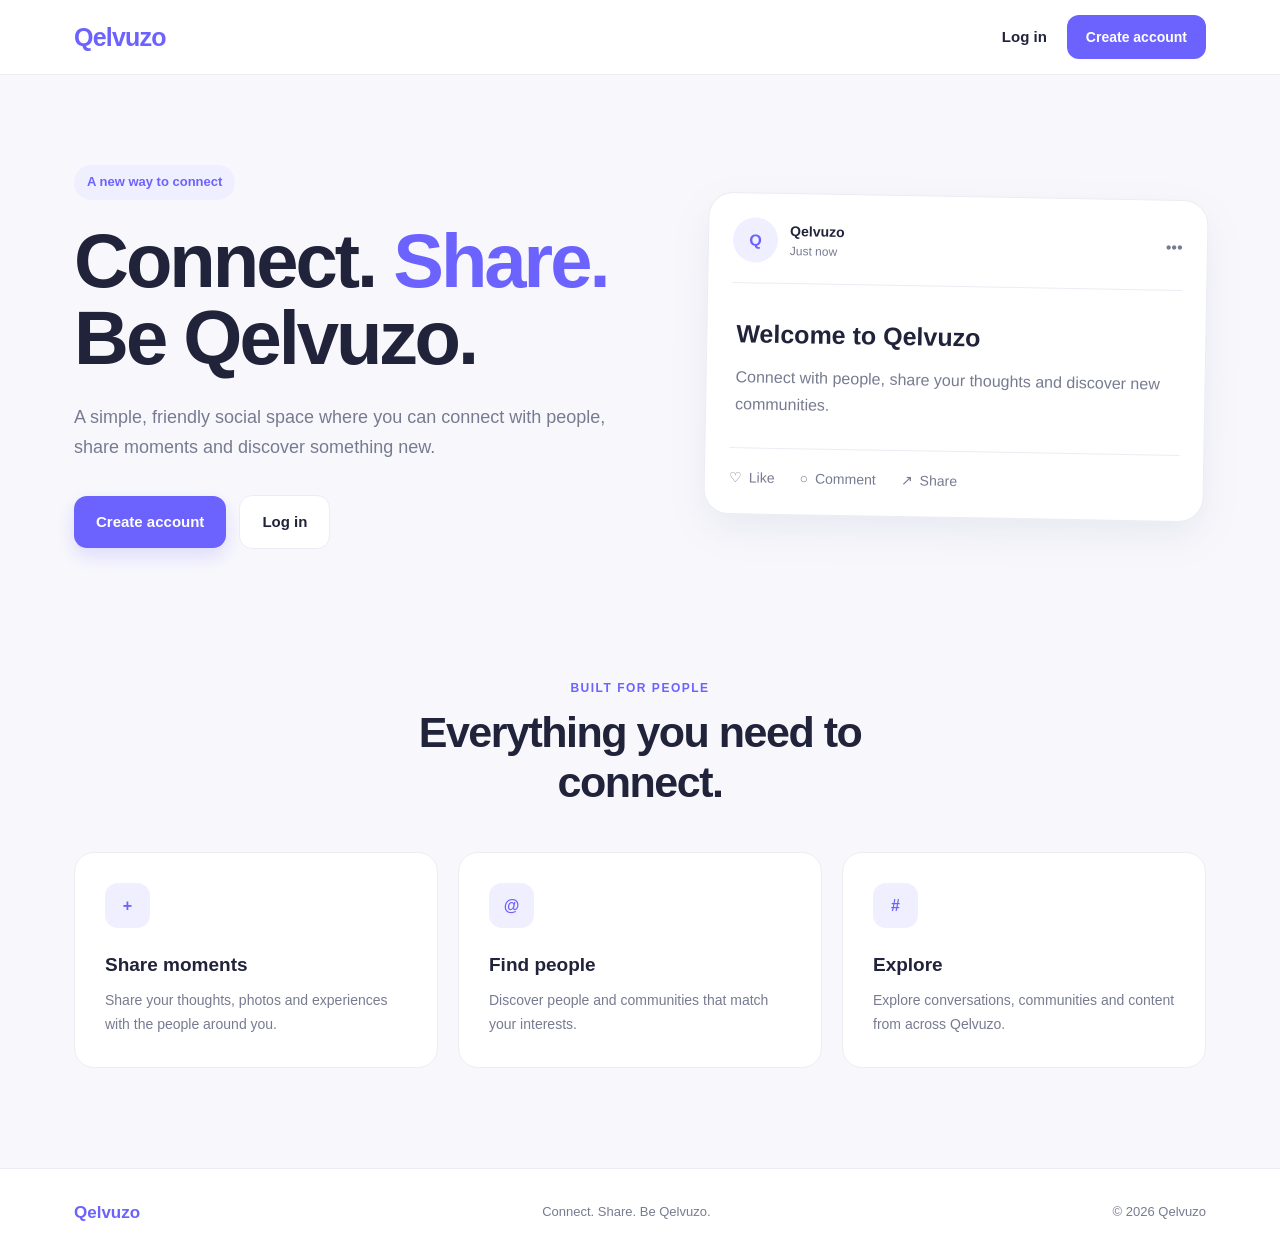
<file: index.html>
<!DOCTYPE html>
<html lang="en">
<head>
    <meta charset="UTF-8">

    <meta
        name="viewport"
        content="width=device-width, initial-scale=1.0"
    >

    <meta
        name="description"
        content="Qelvuzo — Connect. Share. Be Qelvuzo."
    >

    <title>Qelvuzo — Connect. Share. Be Qelvuzo.</title>

    <link rel="stylesheet" href="css/style.css">
</head>

<body>

    <!-- Navigation -->
    <header class="navbar">

        <div class="nav-container">

            <a href="index.html" class="logo">
                Qelvuzo
            </a>

            <div class="nav-actions">
                <a href="login.html" class="login-link">
                    Log in
                </a>

                <a href="signup.html" class="signup-btn">
                    Create account
                </a>
            </div>

        </div>

    </header>


    <!-- Hero -->
    <main>

        <section class="hero">

            <div class="hero-content">

                <div class="badge">
                    A new way to connect
                </div>

                <h1>
                    Connect.
                    <span>Share.</span>
                    Be Qelvuzo.
                </h1>

                <p class="hero-text">
                    A simple, friendly social space where you can
                    connect with people, share moments and discover
                    something new.
                </p>

                <div class="hero-buttons">

                    <a href="signup.html" class="primary-btn">
                        Create account
                    </a>

                    <a href="login.html" class="secondary-btn">
                        Log in
                    </a>

                </div>

            </div>


            <!-- Social Preview -->
            <div class="social-preview">

                <div class="preview-header">

                    <div class="avatar">
                        Q
                    </div>

                    <div>
                        <strong>Qelvuzo</strong>
                        <small>Just now</small>
                    </div>

                    <button class="more-btn">
                        •••
                    </button>

                </div>


                <div class="preview-post">

                    <h3>
                        Welcome to Qelvuzo
                    </h3>

                    <p>
                        Connect with people, share your
                        thoughts and discover new communities.
                    </p>

                </div>


                <div class="post-actions">

                    <div>
                        ♡
                        <span>Like</span>
                    </div>

                    <div>
                        ○
                        <span>Comment</span>
                    </div>

                    <div>
                        ↗
                        <span>Share</span>
                    </div>

                </div>

            </div>

        </section>


        <!-- Features -->
        <section class="features">

            <div class="section-heading">

                <p>BUILT FOR PEOPLE</p>

                <h2>
                    Everything you need to connect.
                </h2>

            </div>


            <div class="feature-grid">

                <article class="feature-card">

                    <div class="feature-icon">
                        +
                    </div>

                    <h3>
                        Share moments
                    </h3>

                    <p>
                        Share your thoughts, photos and
                        experiences with the people around you.
                    </p>

                </article>


                <article class="feature-card">

                    <div class="feature-icon">
                        @
                    </div>

                    <h3>
                        Find people
                    </h3>

                    <p>
                        Discover people and communities
                        that match your interests.
                    </p>

                </article>


                <article class="feature-card">

                    <div class="feature-icon">
                        #
                    </div>

                    <h3>
                        Explore
                    </h3>

                    <p>
                        Explore conversations, communities
                        and content from across Qelvuzo.
                    </p>

                </article>

            </div>

        </section>

    </main>


    <!-- Footer -->
    <footer class="footer">

        <div class="footer-container">

            <strong>Qelvuzo</strong>

            <p>
                Connect. Share. Be Qelvuzo.
            </p>

            <span>
                © 2026 Qelvuzo
            </span>

        </div>

    </footer>

</body>
</html>
</file>
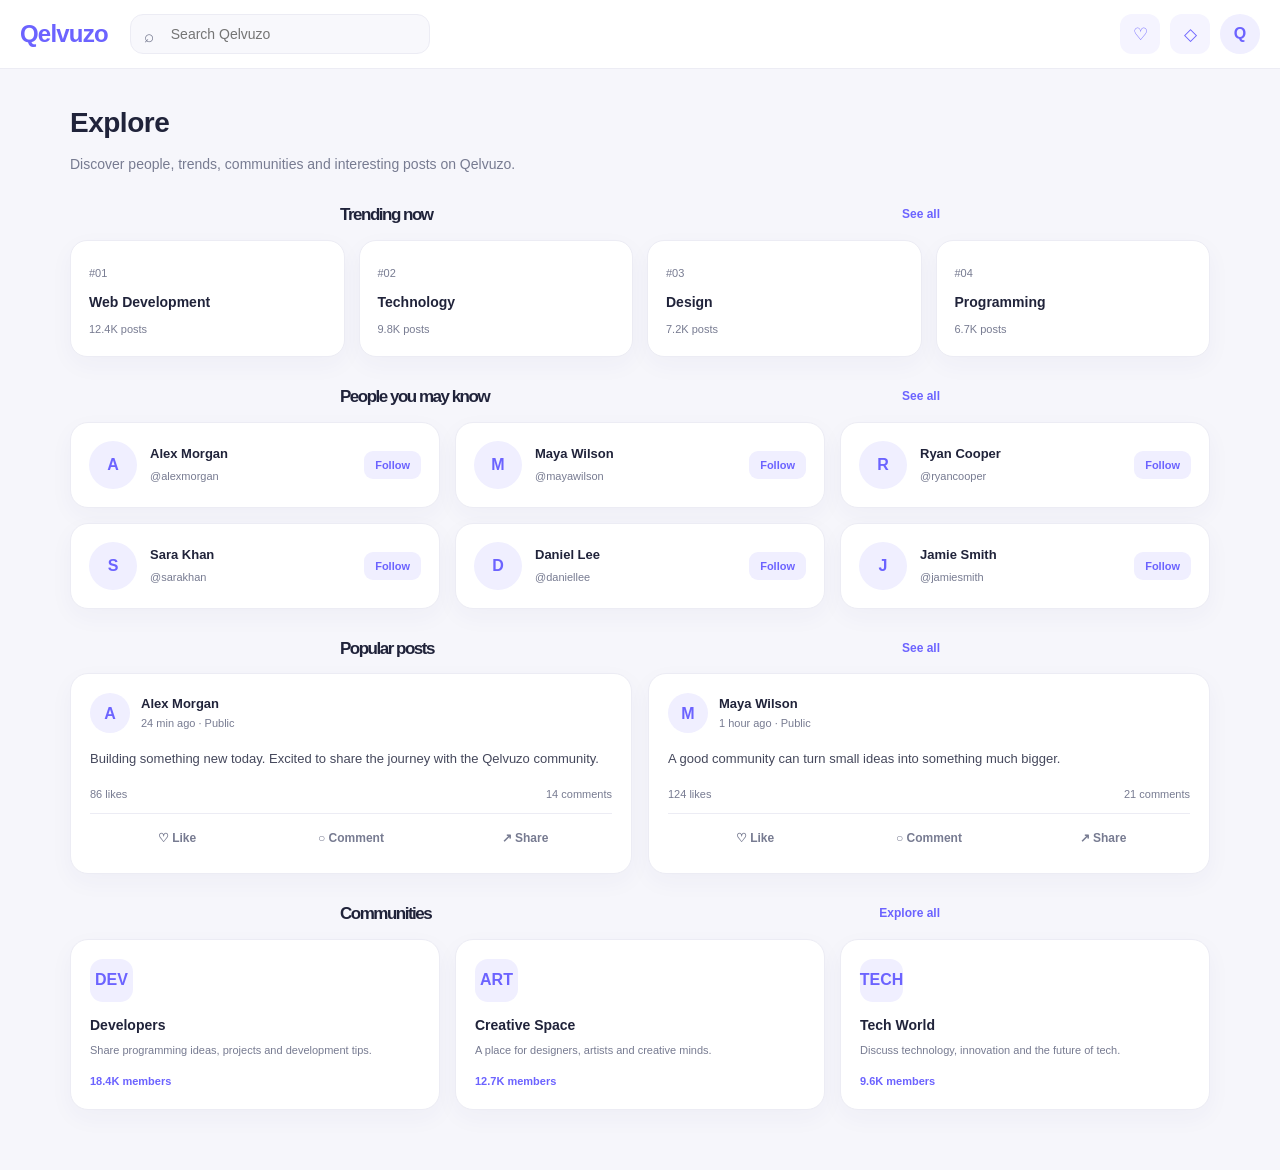
<file: explore.html>
<!DOCTYPE html>
<html lang="en">

<head>

    <meta charset="UTF-8">

    <meta
        name="viewport"
        content="width=device-width, initial-scale=1.0"
    >

    <meta
        name="description"
        content="Explore people, trends, posts and communities on Qelvuzo."
    >

    <title>Explore — Qelvuzo</title>

    <link rel="stylesheet" href="css/style.css">

    <style>

        /* =========================
           EXPLORE PAGE
           ========================= */

        body {
            background: #f6f6fb;
        }

        .explore-navbar {
            position: sticky;
            top: 0;
            z-index: 100;

            background: rgba(255, 255, 255, 0.94);

            border-bottom: 1px solid var(--border);

            backdrop-filter: blur(14px);
        }

        .explore-nav {
            max-width: 1280px;
            min-height: 68px;

            margin: auto;
            padding: 0 20px;

            display: flex;
            align-items: center;

            gap: 22px;
        }

        .explore-logo {
            text-decoration: none;

            color: var(--primary);

            font-size: 24px;
            font-weight: 800;

            letter-spacing: -0.8px;
        }

        .search-box {
            width: 300px;

            position: relative;
        }

        .search-box span {
            position: absolute;

            left: 14px;
            top: 9px;

            color: var(--muted);

            font-size: 17px;
        }

        .search-box input {
            width: 100%;

            border: 1px solid var(--border);

            background: #f8f8fc;

            border-radius: 13px;

            padding: 11px 15px 11px 40px;

            outline: none;

            color: var(--text);

            font-size: 14px;
        }

        .search-box input:focus {
            border-color: var(--primary);
        }

        .explore-nav-actions {
            margin-left: auto;

            display: flex;
            align-items: center;

            gap: 10px;
        }

        .nav-icon {
            width: 40px;
            height: 40px;

            border: 0;

            border-radius: 12px;

            background: #f5f4ff;

            color: var(--primary);

            cursor: pointer;

            font-size: 17px;

            transition: 0.2s ease;
        }

        .nav-icon:hover {
            background: #eceaff;
        }

        .mini-profile {
            width: 40px;
            height: 40px;

            border-radius: 50%;

            background: var(--soft-purple);

            color: var(--primary);

            display: flex;

            align-items: center;
            justify-content: center;

            font-weight: 800;

            text-decoration: none;
        }


        /* =========================
           MAIN
           ========================= */

        .explore-layout {
            max-width: 1180px;

            margin: auto;

            padding: 32px 20px 60px;
        }

        .explore-header {
            margin-bottom: 25px;
        }

        .explore-header h1 {
            margin: 0;

            color: var(--text);

            font-size: 28px;

            letter-spacing: -0.5px;
        }

        .explore-header p {
            margin-top: 7px;

            color: var(--muted);

            font-size: 14px;
        }


        /* =========================
           SECTION
           ========================= */

        .explore-section {
            margin-top: 30px;
        }

        .section-heading {
            display: flex;

            align-items: center;
            justify-content: space-between;

            margin-bottom: 15px;
        }

        .section-heading h2 {
            margin: 0;

            color: var(--text);

            font-size: 17px;
        }

        .section-heading a {
            color: var(--primary);

            text-decoration: none;

            font-size: 12px;

            font-weight: 700;
        }


        /* =========================
           TRENDING
           ========================= */

        .trending-grid {
            display: grid;

            grid-template-columns:
                repeat(4, 1fr);

            gap: 14px;
        }

        .trend-card {
            background: white;

            border: 1px solid var(--border);

            border-radius: 17px;

            padding: 18px;

            box-shadow:
                0 8px 25px rgba(55, 48, 124, 0.04);

            transition: 0.2s ease;
        }

        .trend-card:hover {
            transform: translateY(-2px);

            box-shadow:
                0 12px 30px rgba(55, 48, 124, 0.08);
        }

        .trend-number {
            color: var(--muted);

            font-size: 11px;
        }

        .trend-card h3 {
            margin: 7px 0;

            color: var(--text);

            font-size: 14px;
        }

        .trend-card p {
            margin: 0;

            color: var(--muted);

            font-size: 11px;
        }


        /* =========================
           PEOPLE
           ========================= */

        .people-grid {
            display: grid;

            grid-template-columns:
                repeat(3, 1fr);

            gap: 15px;
        }

        .person-card {
            background: white;

            border: 1px solid var(--border);

            border-radius: 18px;

            padding: 18px;

            display: flex;

            align-items: center;

            gap: 13px;

            box-shadow:
                0 8px 25px rgba(55, 48, 124, 0.04);
        }

        .person-avatar {
            width: 48px;
            height: 48px;

            flex-shrink: 0;

            border-radius: 50%;

            background: var(--soft-purple);

            color: var(--primary);

            display: flex;

            align-items: center;
            justify-content: center;

            font-weight: 800;
        }

        .person-info {
            flex: 1;

            min-width: 0;
        }

        .person-info strong {
            display: block;

            color: var(--text);

            font-size: 13px;
        }

        .person-info small {
            display: block;

            margin-top: 3px;

            color: var(--muted);

            font-size: 11px;

            white-space: nowrap;

            overflow: hidden;

            text-overflow: ellipsis;
        }

        .follow-btn {
            border: 0;

            background: var(--soft-purple);

            color: var(--primary);

            border-radius: 9px;

            padding: 8px 11px;

            font-size: 11px;

            font-weight: 700;

            cursor: pointer;

            transition: 0.2s ease;
        }

        .follow-btn:hover {
            background: #e7e5ff;
        }

        .follow-btn.following {
            background: var(--primary);

            color: white;
        }


        /* =========================
           POPULAR POSTS
           ========================= */

        .popular-grid {
            display: grid;

            grid-template-columns:
                repeat(2, 1fr);

            gap: 16px;
        }

        .popular-post {
            background: white;

            border: 1px solid var(--border);

            border-radius: 18px;

            padding: 19px;

            box-shadow:
                0 8px 25px rgba(55, 48, 124, 0.04);
        }

        .popular-header {
            display: flex;

            align-items: center;

            gap: 11px;
        }

        .popular-avatar {
            width: 40px;
            height: 40px;

            border-radius: 50%;

            background: var(--soft-purple);

            color: var(--primary);

            display: flex;

            align-items: center;
            justify-content: center;

            font-weight: 800;
        }

        .popular-user {
            flex: 1;
        }

        .popular-user strong {
            display: block;

            font-size: 13px;

            color: var(--text);
        }

        .popular-user small {
            display: block;

            color: var(--muted);

            font-size: 11px;
        }

        .popular-content {
            padding: 15px 0;
        }

        .popular-content p {
            margin: 0;

            color: #45485c;

            font-size: 13px;

            line-height: 1.7;
        }

        .popular-stats {
            display: flex;

            justify-content: space-between;

            padding-bottom: 10px;

            color: var(--muted);

            font-size: 11px;
        }

        .popular-actions {
            display: grid;

            grid-template-columns:
                repeat(3, 1fr);

            border-top: 1px solid var(--border);

            padding-top: 8px;
        }

        .post-action {
            border: 0;

            background: transparent;

            color: var(--muted);

            padding: 9px;

            border-radius: 10px;

            cursor: pointer;

            font-size: 12px;

            font-weight: 600;

            transition: 0.2s ease;
        }

        .post-action:hover {
            background: #f5f4ff;

            color: var(--primary);
        }

        .post-action.liked {
            background: var(--soft-purple);

            color: var(--primary);
        }


        /* =========================
           COMMUNITIES
           ========================= */

        .community-grid {
            display: grid;

            grid-template-columns:
                repeat(3, 1fr);

            gap: 15px;
        }

        .community-card {
            background: white;

            border: 1px solid var(--border);

            border-radius: 18px;

            padding: 19px;

            box-shadow:
                0 8px 25px rgba(55, 48, 124, 0.04);

            transition: 0.2s ease;
        }

        .community-card:hover {
            transform: translateY(-2px);
        }

        .community-icon {
            width: 43px;
            height: 43px;

            border-radius: 13px;

            background: var(--soft-purple);

            color: var(--primary);

            display: flex;

            align-items: center;
            justify-content: center;

            font-weight: 800;

            margin-bottom: 12px;
        }

        .community-card h3 {
            margin: 0 0 6px;

            color: var(--text);

            font-size: 14px;
        }

        .community-card p {
            margin: 0;

            color: var(--muted);

            font-size: 11px;

            line-height: 1.6;
        }

        .community-members {
            display: block;

            margin-top: 13px;

            color: var(--primary);

            font-size: 11px;

            font-weight: 700;
        }


        /* =========================
           RESPONSIVE
           ========================= */

        @media (max-width: 900px) {

            .trending-grid {
                grid-template-columns:
                    repeat(2, 1fr);
            }

            .people-grid {
                grid-template-columns:
                    repeat(2, 1fr);
            }

            .community-grid {
                grid-template-columns:
                    repeat(2, 1fr);
            }

        }


        @media (max-width: 650px) {

            .explore-nav {
                padding: 0 14px;

                gap: 10px;
            }

            .explore-logo {
                font-size: 21px;
            }

            .search-box {
                flex: 1;

                width: auto;
            }

            .nav-icon {
                display: none;
            }

            .explore-layout {
                padding: 22px 13px 45px;
            }

            .explore-header h1 {
                font-size: 24px;
            }

            .trending-grid,
            .people-grid,
            .community-grid,
            .popular-grid {
                grid-template-columns: 1fr;
            }

            .person-card {
                padding: 15px;
            }

        }

    </style>

</head>


<body>


    <!-- =========================
         NAVBAR
         ========================= -->

    <header class="explore-navbar">

        <nav class="explore-nav">

            <a
                href="home.html"
                class="explore-logo"
            >
                Qelvuzo
            </a>


            <div class="search-box">

                <span>⌕</span>

                <input
                    type="search"
                    class="search-input"
                    placeholder="Search Qelvuzo"
                    aria-label="Search Qelvuzo"
                >

            </div>


            <div class="explore-nav-actions">

                <button
                    class="nav-icon"
                    type="button"
                >
                    ♡
                </button>

                <button
                    class="nav-icon"
                    type="button"
                >
                    ◇
                </button>

                <a
                    href="profile.html"
                    class="mini-profile"
                >
                    Q
                </a>

            </div>

        </nav>

    </header>



    <!-- =========================
         EXPLORE
         ========================= -->

    <main class="explore-layout">


        <!-- HEADER -->

        <header class="explore-header">

            <h1>
                Explore
            </h1>

            <p>
                Discover people, trends, communities and
                interesting posts on Qelvuzo.
            </p>

        </header>



        <!-- =========================
             TRENDING
             ========================= -->

        <section class="explore-section">

            <div class="section-heading">

                <h2>
                    Trending now
                </h2>

                <a href="#">
                    See all
                </a>

            </div>


            <div class="trending-grid">


                <article class="trend-card">

                    <span class="trend-number">
                        #01
                    </span>

                    <h3>
                        Web Development
                    </h3>

                    <p>
                        12.4K posts
                    </p>

                </article>


                <article class="trend-card">

                    <span class="trend-number">
                        #02
                    </span>

                    <h3>
                        Technology
                    </h3>

                    <p>
                        9.8K posts
                    </p>

                </article>


                <article class="trend-card">

                    <span class="trend-number">
                        #03
                    </span>

                    <h3>
                        Design
                    </h3>

                    <p>
                        7.2K posts
                    </p>

                </article>


                <article class="trend-card">

                    <span class="trend-number">
                        #04
                    </span>

                    <h3>
                        Programming
                    </h3>

                    <p>
                        6.7K posts
                    </p>

                </article>


            </div>

        </section>



        <!-- =========================
             PEOPLE
             ========================= -->

        <section class="explore-section">

            <div class="section-heading">

                <h2>
                    People you may know
                </h2>

                <a href="#">
                    See all
                </a>

            </div>


            <div class="people-grid">


                <article class="person-card">

                    <div class="person-avatar">
                        A
                    </div>

                    <div class="person-info">

                        <strong>
                            Alex Morgan
                        </strong>

                        <small>
                            @alexmorgan
                        </small>

                    </div>

                    <button
                        class="follow-btn"
                        type="button"
                    >
                        Follow
                    </button>

                </article>


                <article class="person-card">

                    <div class="person-avatar">
                        M
                    </div>

                    <div class="person-info">

                        <strong>
                            Maya Wilson
                        </strong>

                        <small>
                            @mayawilson
                        </small>

                    </div>

                    <button
                        class="follow-btn"
                        type="button"
                    >
                        Follow
                    </button>

                </article>


                <article class="person-card">

                    <div class="person-avatar">
                        R
                    </div>

                    <div class="person-info">

                        <strong>
                            Ryan Cooper
                        </strong>

                        <small>
                            @ryancooper
                        </small>

                    </div>

                    <button
                        class="follow-btn"
                        type="button"
                    >
                        Follow
                    </button>

                </article>


                <article class="person-card">

                    <div class="person-avatar">
                        S
                    </div>

                    <div class="person-info">

                        <strong>
                            Sara Khan
                        </strong>

                        <small>
                            @sarakhan
                        </small>

                    </div>

                    <button
                        class="follow-btn"
                        type="button"
                    >
                        Follow
                    </button>

                </article>


                <article class="person-card">

                    <div class="person-avatar">
                        D
                    </div>

                    <div class="person-info">

                        <strong>
                            Daniel Lee
                        </strong>

                        <small>
                            @daniellee
                        </small>

                    </div>

                    <button
                        class="follow-btn"
                        type="button"
                    >
                        Follow
                    </button>

                </article>


                <article class="person-card">

                    <div class="person-avatar">
                        J
                    </div>

                    <div class="person-info">

                        <strong>
                            Jamie Smith
                        </strong>

                        <small>
                            @jamiesmith
                        </small>

                    </div>

                    <button
                        class="follow-btn"
                        type="button"
                    >
                        Follow
                    </button>

                </article>


            </div>

        </section>



        <!-- =========================
             POPULAR POSTS
             ========================= -->

        <section class="explore-section">

            <div class="section-heading">

                <h2>
                    Popular posts
                </h2>

                <a href="#">
                    See all
                </a>

            </div>


            <div class="popular-grid">


                <!-- POST 1 -->

                <article class="popular-post post">

                    <div class="popular-header">

                        <div class="popular-avatar">
                            A
                        </div>

                        <div class="popular-user">

                            <strong>
                                Alex Morgan
                            </strong>

                            <small>
                                24 min ago · Public
                            </small>

                        </div>

                    </div>


                    <div class="popular-content">

                        <p>
                            Building something new today.
                            Excited to share the journey with
                            the Qelvuzo community.
                        </p>

                    </div>


                    <div class="popular-stats">

                        <span>
                            <span class="like-count">
                                86
                            </span>
                            likes
                        </span>

                        <span>
                            14 comments
                        </span>

                    </div>


                    <div class="popular-actions">

                        <button
                            class="post-action like-btn"
                            type="button"
                        >
                            ♡ Like
                        </button>

                        <button
                            class="post-action comment-btn"
                            type="button"
                        >
                            ○ Comment
                        </button>

                        <button
                            class="post-action share-btn"
                            type="button"
                        >
                            ↗ Share
                        </button>

                    </div>

                </article>



                <!-- POST 2 -->

                <article class="popular-post post">

                    <div class="popular-header">

                        <div class="popular-avatar">
                            M
                        </div>

                        <div class="popular-user">

                            <strong>
                                Maya Wilson
                            </strong>

                            <small>
                                1 hour ago · Public
                            </small>

                        </div>

                    </div>


                    <div class="popular-content">

                        <p>
                            A good community can turn small
                            ideas into something much bigger.
                        </p>

                    </div>


                    <div class="popular-stats">

                        <span>
                            <span class="like-count">
                                124
                            </span>
                            likes
                        </span>

                        <span>
                            21 comments
                        </span>

                    </div>


                    <div class="popular-actions">

                        <button
                            class="post-action like-btn"
                            type="button"
                        >
                            ♡ Like
                        </button>

                        <button
                            class="post-action comment-btn"
                            type="button"
                        >
                            ○ Comment
                        </button>

                        <button
                            class="post-action share-btn"
                            type="button"
                        >
                            ↗ Share
                        </button>

                    </div>

                </article>


            </div>

        </section>



        <!-- =========================
             COMMUNITIES
             ========================= -->

        <section class="explore-section">

            <div class="section-heading">

                <h2>
                    Communities
                </h2>

                <a href="#">
                    Explore all
                </a>

            </div>


            <div class="community-grid">


                <article class="community-card">

                    <div class="community-icon">
                        DEV
                    </div>

                    <h3>
                        Developers
                    </h3>

                    <p>
                        Share programming ideas,
                        projects and development tips.
                    </p>

                    <span class="community-members">
                        18.4K members
                    </span>

                </article>


                <article class="community-card">

                    <div class="community-icon">
                        ART
                    </div>

                    <h3>
                        Creative Space
                    </h3>

                    <p>
                        A place for designers, artists
                        and creative minds.
                    </p>

                    <span class="community-members">
                        12.7K members
                    </span>

                </article>


                <article class="community-card">

                    <div class="community-icon">
                        TECH
                    </div>

                    <h3>
                        Tech World
                    </h3>

                    <p>
                        Discuss technology, innovation
                        and the future of tech.
                    </p>

                    <span class="community-members">
                        9.6K members
                    </span>

                </article>


            </div>

        </section>


    </main>



    <!-- =========================
         QELVUZO JAVASCRIPT
         ========================= -->

    <script src="js/app.js"></script>


</body>

</html>
</file>
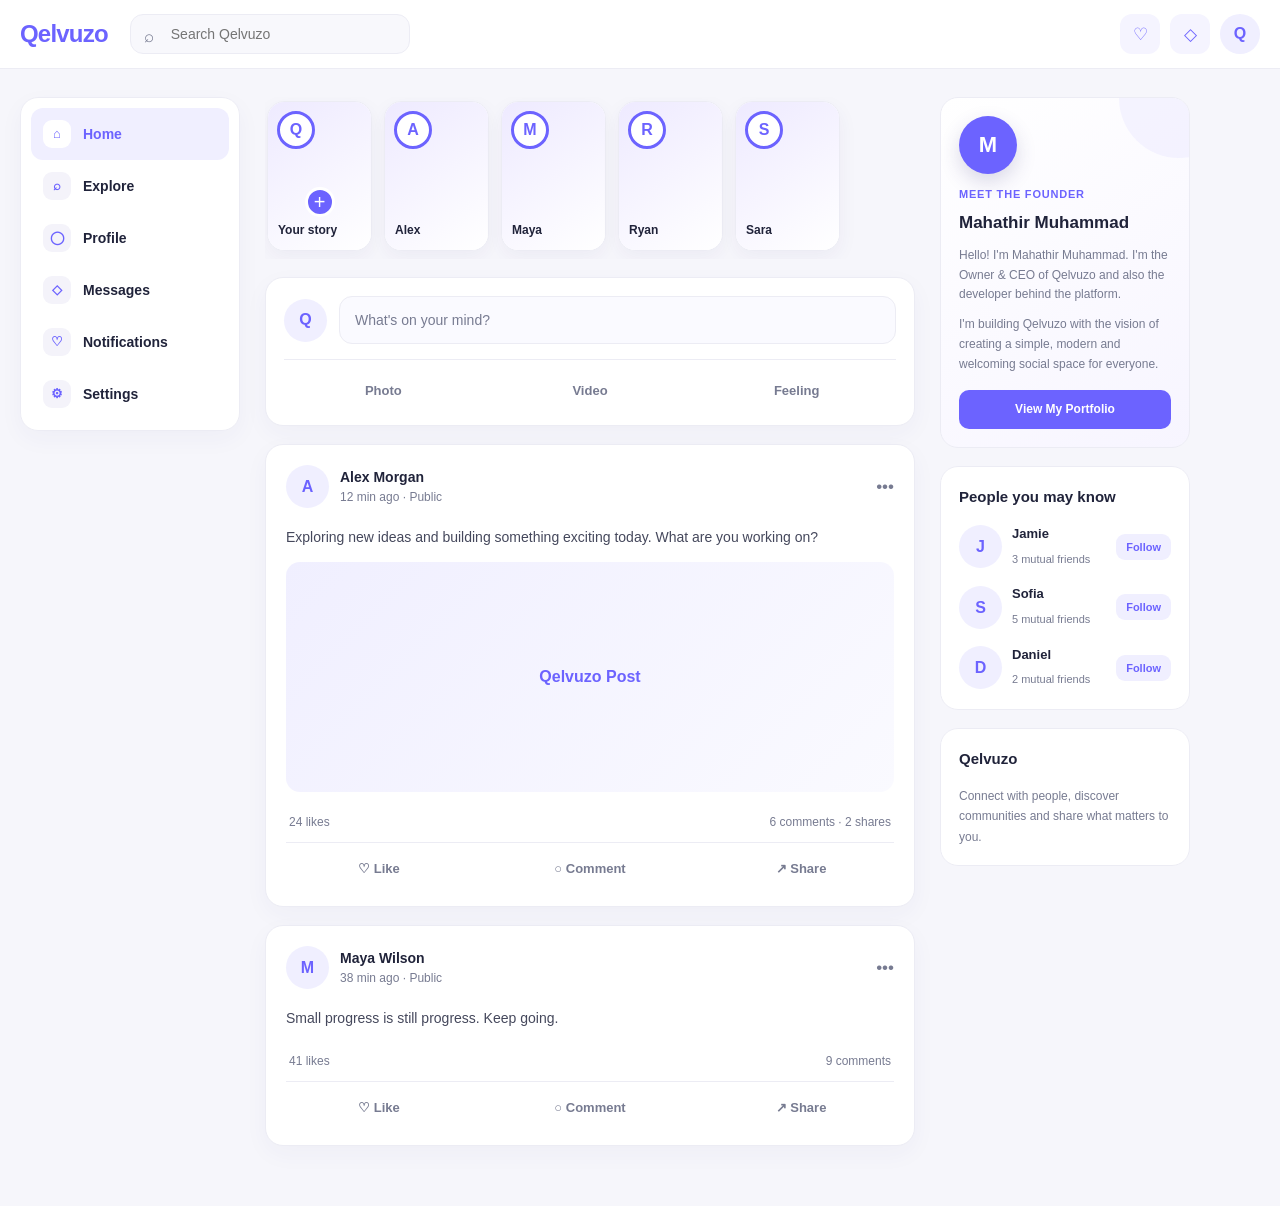
<file: home.html>
<!DOCTYPE html>
<html lang="en">

<head>
    <meta charset="UTF-8">

    <meta
        name="viewport"
        content="width=device-width, initial-scale=1.0"
    >

    <meta
        name="description"
        content="Qelvuzo home feed."
    >

    <title>Home — Qelvuzo</title>

    <link rel="stylesheet" href="css/style.css">

    <style>

        /* =========================
           HOME PAGE
           ========================= */

        body {
            background: #f6f6fb;
        }

        .home-navbar {
            position: sticky;
            top: 0;
            z-index: 100;

            background: rgba(255, 255, 255, 0.94);

            border-bottom: 1px solid var(--border);

            backdrop-filter: blur(14px);
        }

        .home-nav {
            max-width: 1280px;
            min-height: 68px;

            margin: auto;
            padding: 0 20px;

            display: flex;
            align-items: center;
            gap: 22px;
        }

        .home-logo {
            text-decoration: none;

            color: var(--primary);

            font-size: 24px;
            font-weight: 800;

            letter-spacing: -0.8px;
        }

        .search-box {
            width: 280px;
            position: relative;
        }

        .search-box input {
            width: 100%;

            border: 1px solid var(--border);
            background: #f8f8fc;

            border-radius: 13px;

            padding: 11px 15px 11px 40px;

            outline: none;

            font-size: 14px;
            color: var(--text);
        }

        .search-box input:focus {
            border-color: var(--primary);
        }

        .search-box span {
            position: absolute;

            left: 14px;
            top: 9px;

            color: var(--muted);

            font-size: 17px;
        }

        .home-nav-actions {
            margin-left: auto;

            display: flex;
            align-items: center;

            gap: 10px;
        }

        .nav-icon {
            width: 40px;
            height: 40px;

            border: 0;

            border-radius: 12px;

            background: #f5f4ff;

            color: var(--primary);

            cursor: pointer;

            font-size: 17px;

            transition: 0.2s ease;
        }

        .nav-icon:hover {
            background: #eceaff;
        }

        .mini-profile {
            width: 40px;
            height: 40px;

            border-radius: 50%;

            background: var(--soft-purple);

            color: var(--primary);

            display: flex;

            align-items: center;
            justify-content: center;

            font-weight: 800;

            text-decoration: none;
        }


        /* =========================
           MAIN LAYOUT
           ========================= */

        .home-layout {
            max-width: 1280px;

            margin: auto;

            padding: 28px 20px 60px;

            display: grid;

            grid-template-columns:
                220px
                minmax(400px, 650px)
                250px;

            gap: 25px;

            align-items: start;
        }


        /* =========================
           LEFT SIDEBAR
           ========================= */

        .sidebar {
            position: sticky;
            top: 90px;
        }

        .sidebar-card {
            background: white;

            border: 1px solid var(--border);

            border-radius: 18px;

            padding: 10px;

            box-shadow:
                0 8px 25px rgba(55, 48, 124, 0.04);
        }

        .sidebar-link {
            width: 100%;

            display: flex;

            align-items: center;

            gap: 12px;

            padding: 12px;

            border-radius: 12px;

            text-decoration: none;

            color: var(--text);

            font-size: 14px;

            font-weight: 600;

            transition: 0.2s ease;
        }

        .sidebar-link:hover,
        .sidebar-link.active {
            background: var(--soft-purple);

            color: var(--primary);
        }

        .sidebar-icon {
            width: 28px;
            height: 28px;

            display: flex;

            align-items: center;
            justify-content: center;

            border-radius: 9px;

            background: #f4f3fa;

            color: var(--primary);

            font-size: 13px;
        }

        .sidebar-link.active .sidebar-icon {
            background: white;
        }


        /* =========================
           FEED
           ========================= */

        .feed {
            min-width: 0;
        }


        /* =========================
           STORIES
           ========================= */

        .stories {
            display: flex;

            gap: 12px;

            overflow-x: auto;

            padding: 4px 2px 8px;

            scrollbar-width: none;
        }

        .stories::-webkit-scrollbar {
            display: none;
        }

        .story {
            min-width: 105px;
            height: 150px;

            background: white;

            border: 1px solid var(--border);

            border-radius: 17px;

            padding: 9px;

            position: relative;

            overflow: hidden;

            cursor: pointer;

            box-shadow:
                0 7px 20px rgba(55, 48, 124, 0.05);
        }

        .story-background {
            position: absolute;

            inset: 0;

            background:
                linear-gradient(
                    145deg,
                    #eeeaff,
                    #ffffff
                );
        }

        .story-avatar {
            position: relative;

            width: 38px;
            height: 38px;

            border-radius: 50%;

            background: white;

            border: 3px solid var(--primary);

            color: var(--primary);

            display: flex;

            align-items: center;
            justify-content: center;

            font-weight: 800;

            z-index: 2;
        }

        .story-name {
            position: absolute;

            bottom: 10px;

            left: 10px;
            right: 10px;

            color: var(--text);

            font-size: 12px;

            font-weight: 700;

            z-index: 2;
        }

        .story-add {
            position: absolute;

            bottom: 33px;

            left: 50%;

            transform: translateX(-50%);

            width: 30px;
            height: 30px;

            border-radius: 50%;

            background: var(--primary);

            color: white;

            display: flex;

            align-items: center;
            justify-content: center;

            font-size: 20px;

            border: 3px solid white;

            z-index: 3;
        }


        /* =========================
           CREATE POST
           ========================= */

        .create-post {
            background: white;

            border: 1px solid var(--border);

            border-radius: 18px;

            padding: 18px;

            margin-top: 18px;

            box-shadow:
                0 8px 25px rgba(55, 48, 124, 0.04);
        }

        .create-top {
            display: flex;

            gap: 12px;

            align-items: center;
        }

        .user-avatar {
            width: 43px;
            height: 43px;

            flex-shrink: 0;

            border-radius: 50%;

            background: var(--soft-purple);

            color: var(--primary);

            display: flex;

            align-items: center;
            justify-content: center;

            font-weight: 800;
        }

        .post-input {
            flex: 1;

            border: 1px solid var(--border);

            background: #fafaff;

            border-radius: 13px;

            padding: 12px 15px;

            color: var(--muted);

            cursor: pointer;

            font-size: 14px;
        }

        .post-input:hover {
            border-color: var(--primary);
        }

        .create-actions {
            display: grid;

            grid-template-columns:
                repeat(3, 1fr);

            gap: 8px;

            margin-top: 15px;

            padding-top: 14px;

            border-top: 1px solid var(--border);
        }

        .create-action {
            border: 0;

            background: transparent;

            border-radius: 11px;

            padding: 9px;

            color: var(--muted);

            font-size: 13px;

            font-weight: 600;

            cursor: pointer;

            transition: 0.2s ease;
        }

        .create-action:hover {
            background: #f6f5ff;

            color: var(--primary);
        }


        /* =========================
           POST CARD
           ========================= */

        .post-card {
            background: white;

            border: 1px solid var(--border);

            border-radius: 18px;

            padding: 20px;

            margin-top: 18px;

            box-shadow:
                0 8px 25px rgba(55, 48, 124, 0.04);
        }

        .post-header {
            display: flex;

            align-items: center;

            gap: 11px;
        }

        .post-user {
            flex: 1;
        }

        .post-user strong {
            display: block;

            font-size: 14px;
        }

        .post-user small {
            display: block;

            color: var(--muted);

            font-size: 12px;
        }

        .post-menu {
            border: 0;

            background: transparent;

            color: var(--muted);

            cursor: pointer;

            font-size: 17px;
        }

        .post-content {
            padding: 18px 0 8px;
        }

        .post-content p {
            color: #45485c;

            font-size: 14px;

            line-height: 1.7;
        }

        .post-image {
            width: 100%;

            min-height: 230px;

            margin-top: 12px;

            border-radius: 14px;

            background:
                linear-gradient(
                    135deg,
                    #f0efff,
                    #fafaff
                );

            display: flex;

            align-items: center;
            justify-content: center;

            color: var(--primary);

            font-weight: 700;
        }

        .post-stats {
            display: flex;

            justify-content: space-between;

            color: var(--muted);

            font-size: 12px;

            padding: 13px 3px 10px;
        }

        .post-actions {
            display: grid;

            grid-template-columns:
                repeat(3, 1fr);

            border-top: 1px solid var(--border);

            padding-top: 8px;
        }

        .post-action {
            border: 0;

            background: transparent;

            color: var(--muted);

            padding: 10px;

            border-radius: 10px;

            cursor: pointer;

            font-size: 13px;

            font-weight: 600;

            transition: 0.2s ease;
        }

        .post-action:hover {
            background: #f5f4ff;

            color: var(--primary);
        }

        .post-action.liked {
            background: var(--soft-purple);

            color: var(--primary);
        }


        /* =========================
           RIGHT SIDEBAR
           ========================= */

        .right-sidebar {
            position: sticky;

            top: 90px;
        }

        .right-card {
            background: white;

            border: 1px solid var(--border);

            border-radius: 18px;

            padding: 18px;

            margin-bottom: 18px;
        }

        .right-card h3 {
            font-size: 15px;

            margin-bottom: 15px;
        }

        .person {
            display: flex;

            align-items: center;

            gap: 10px;

            margin-bottom: 14px;
        }

        .person:last-child {
            margin-bottom: 0;
        }

        .person-info {
            flex: 1;
        }

        .person-info strong {
            display: block;

            font-size: 13px;
        }

        .person-info small {
            color: var(--muted);

            font-size: 11px;
        }

        .follow-btn {
            border: 0;

            background: var(--soft-purple);

            color: var(--primary);

            border-radius: 9px;

            padding: 7px 10px;

            font-size: 11px;

            font-weight: 700;

            cursor: pointer;
        }

        .follow-btn.following {
            background: var(--primary);

            color: white;
        }


        /* =========================
           QELVUZO FOUNDER CARD
           ========================= */

        .founder-card {
            position: relative;

            overflow: hidden;

            background:
                linear-gradient(
                    145deg,
                    #ffffff,
                    #f7f5ff
                );
        }

        .founder-card::before {
            content: "";

            position: absolute;

            width: 120px;
            height: 120px;

            top: -60px;
            right: -50px;

            border-radius: 50%;

            background: var(--soft-purple);

            opacity: 0.65;
        }

        .founder-avatar {
            width: 58px;
            height: 58px;

            border-radius: 50%;

            display: flex;

            align-items: center;
            justify-content: center;

            margin-bottom: 12px;

            background: var(--primary);

            color: white;

            font-size: 22px;

            font-weight: 800;

            box-shadow:
                0 8px 20px rgba(55, 48, 124, 0.18);
        }

        .founder-content {
            position: relative;

            z-index: 2;
        }

        .founder-title {
            color: var(--primary);

            font-size: 11px;

            font-weight: 800;

            text-transform: uppercase;

            letter-spacing: 0.8px;

            margin-bottom: 5px;
        }

        .founder-card h3 {
            margin-bottom: 10px;

            font-size: 17px;
        }

        .founder-card p {
            color: var(--muted);

            font-size: 12px;

            line-height: 1.65;

            margin-bottom: 10px;
        }

        .portfolio-btn {
            display: inline-flex;

            align-items: center;
            justify-content: center;

            width: 100%;

            margin-top: 5px;

            padding: 10px 12px;

            border-radius: 10px;

            background: var(--primary);

            color: white;

            text-decoration: none;

            font-size: 12px;

            font-weight: 700;

            transition: 0.2s ease;
        }

        .portfolio-btn:hover {
            transform: translateY(-1px);

            box-shadow:
                0 7px 18px rgba(55, 48, 124, 0.18);
        }


        /* =========================
           RESPONSIVE
           ========================= */

        @media (max-width: 1050px) {

            .home-layout {
                grid-template-columns:
                    75px
                    minmax(400px, 1fr)
                    220px;
            }

            .sidebar-link span:last-child {
                display: none;
            }

            .sidebar-link {
                justify-content: center;
            }
        }

        @media (max-width: 850px) {

            .home-layout {
                display: block;

                max-width: 680px;
            }

            .sidebar,
            .right-sidebar {
                display: none;
            }

            .search-box {
                flex: 1;

                max-width: 300px;
            }
        }

        @media (max-width: 550px) {

            .home-nav {
                padding: 0 14px;

                gap: 10px;
            }

            .home-logo {
                font-size: 21px;
            }

            .search-box {
                width: auto;
            }

            .search-box input {
                padding-left: 35px;
            }

            .nav-icon {
                display: none;
            }

            .home-layout {
                padding: 15px 12px 40px;
            }

            .story {
                min-width: 92px;

                height: 135px;
            }

            .create-post,
            .post-card {
                border-radius: 15px;

                padding: 15px;
            }

            .post-image {
                min-height: 190px;
            }
        }

    </style>
</head>


<body>


    <!-- =========================
         NAVBAR
         ========================= -->

    <header class="home-navbar">

        <nav class="home-nav">

            <a
                href="home.html"
                class="home-logo"
            >
                Qelvuzo
            </a>


            <div class="search-box">

                <span>⌕</span>

                <input
                    type="search"
                    class="search-input"
                    placeholder="Search Qelvuzo"
                >

            </div>


            <div class="home-nav-actions">

                <button
                    class="nav-icon"
                    type="button"
                >
                    ♡
                </button>

                <button
                    class="nav-icon"
                    type="button"
                >
                    ◇
                </button>

                <a
                    href="profile.html"
                    class="mini-profile"
                >
                    Q
                </a>

            </div>

        </nav>

    </header>



    <!-- =========================
         HOME LAYOUT
         ========================= -->

    <main class="home-layout">


        <!-- =========================
             LEFT SIDEBAR
             ========================= -->

        <aside class="sidebar">

            <div class="sidebar-card">

                <a
                    href="home.html"
                    class="sidebar-link active"
                >

                    <div class="sidebar-icon">
                        ⌂
                    </div>

                    <span>
                        Home
                    </span>

                </a>


                <a
                    href="explore.html"
                    class="sidebar-link"
                >

                    <div class="sidebar-icon">
                        ⌕
                    </div>

                    <span>
                        Explore
                    </span>

                </a>


                <a
                    href="profile.html"
                    class="sidebar-link"
                >

                    <div class="sidebar-icon">
                        ◯
                    </div>

                    <span>
                        Profile
                    </span>

                </a>


                <a
                    href="messages.html"
                    class="sidebar-link"
                >

                    <div class="sidebar-icon">
                        ◇
                    </div>

                    <span>
                        Messages
                    </span>

                </a>


                <a
                    href="notifications.html"
                    class="sidebar-link"
                >

                    <div class="sidebar-icon">
                        ♡
                    </div>

                    <span>
                        Notifications
                    </span>

                </a>


                <a
                    href="settings.html"
                    class="sidebar-link"
                >

                    <div class="sidebar-icon">
                        ⚙
                    </div>

                    <span>
                        Settings
                    </span>

                </a>

            </div>

        </aside>



        <!-- =========================
             FEED
             ========================= -->

        <section class="feed">


            <!-- =========================
                 STORIES
                 ========================= -->

            <div class="stories">

                <div class="story">

                    <div class="story-background"></div>

                    <div class="story-avatar">
                        Q
                    </div>

                    <div class="story-add">
                        +
                    </div>

                    <div class="story-name">
                        Your story
                    </div>

                </div>


                <div class="story">

                    <div class="story-background"></div>

                    <div class="story-avatar">
                        A
                    </div>

                    <div class="story-name">
                        Alex
                    </div>

                </div>


                <div class="story">

                    <div class="story-background"></div>

                    <div class="story-avatar">
                        M
                    </div>

                    <div class="story-name">
                        Maya
                    </div>

                </div>


                <div class="story">

                    <div class="story-background"></div>

                    <div class="story-avatar">
                        R
                    </div>

                    <div class="story-name">
                        Ryan
                    </div>

                </div>


                <div class="story">

                    <div class="story-background"></div>

                    <div class="story-avatar">
                        S
                    </div>

                    <div class="story-name">
                        Sara
                    </div>

                </div>

            </div>



            <!-- =========================
                 CREATE POST
                 ========================= -->

            <div class="create-post">

                <div class="create-top">

                    <div class="user-avatar">
                        Q
                    </div>

                    <div
                        class="post-input"
                        role="button"
                        tabindex="0"
                    >
                        What's on your mind?
                    </div>

                </div>


                <div class="create-actions">

                    <button
                        class="create-action"
                        type="button"
                    >
                        Photo
                    </button>

                    <button
                        class="create-action"
                        type="button"
                    >
                        Video
                    </button>

                    <button
                        class="create-action"
                        type="button"
                    >
                        Feeling
                    </button>

                </div>

            </div>



            <!-- =========================
                 POST 1
                 ========================= -->

            <article class="post-card post">

                <div class="post-header">

                    <div class="user-avatar">
                        A
                    </div>

                    <div class="post-user">

                        <strong>
                            Alex Morgan
                        </strong>

                        <small>
                            12 min ago · Public
                        </small>

                    </div>

                    <button
                        class="post-menu"
                        type="button"
                    >
                        •••
                    </button>

                </div>


                <div class="post-content">

                    <p>
                        Exploring new ideas and building something
                        exciting today. What are you working on?
                    </p>

                    <div class="post-image">
                        Qelvuzo Post
                    </div>

                </div>


                <div class="post-stats">

                    <span>
                        <span class="like-count">
                            24
                        </span>
                        likes
                    </span>

                    <span>
                        6 comments · 2 shares
                    </span>

                </div>


                <div class="post-actions">

                    <button
                        class="post-action like-btn"
                        type="button"
                    >
                        ♡ Like
                    </button>

                    <button
                        class="post-action comment-btn"
                        type="button"
                    >
                        ○ Comment
                    </button>

                    <button
                        class="post-action share-btn"
                        type="button"
                    >
                        ↗ Share
                    </button>

                </div>

            </article>



            <!-- =========================
                 POST 2
                 ========================= -->

            <article class="post-card post">

                <div class="post-header">

                    <div class="user-avatar">
                        M
                    </div>

                    <div class="post-user">

                        <strong>
                            Maya Wilson
                        </strong>

                        <small>
                            38 min ago · Public
                        </small>

                    </div>

                    <button
                        class="post-menu"
                        type="button"
                    >
                        •••
                    </button>

                </div>


                <div class="post-content">

                    <p>
                        Small progress is still progress.
                        Keep going.
                    </p>

                </div>


                <div class="post-stats">

                    <span>

                        <span class="like-count">
                            41
                        </span>

                        likes

                    </span>

                    <span>
                        9 comments
                    </span>

                </div>


                <div class="post-actions">

                    <button
                        class="post-action like-btn"
                        type="button"
                    >
                        ♡ Like
                    </button>

                    <button
                        class="post-action comment-btn"
                        type="button"
                    >
                        ○ Comment
                    </button>

                    <button
                        class="post-action share-btn"
                        type="button"
                    >
                        ↗ Share
                    </button>

                </div>

            </article>

        </section>



        <!-- =========================
             RIGHT SIDEBAR
             ========================= -->

        <aside class="right-sidebar">


            <!-- =========================
                 FOUNDER / OWNER
                 ========================= -->

            <div class="right-card founder-card">

                <div class="founder-avatar">
                    M
                </div>

                <div class="founder-content">

                    <div class="founder-title">
                        Meet the Founder
                    </div>

                    <h3>
                        Mahathir Muhammad
                    </h3>

                    <p>
                        Hello! I'm Mahathir Muhammad.
                        I'm the Owner &amp; CEO of Qelvuzo
                        and also the developer behind the platform.
                    </p>

                    <p>
                        I'm building Qelvuzo with the vision
                        of creating a simple, modern and welcoming
                        social space for everyone.
                    </p>

                    <a
                        href="https://mrcodex1241.pythonanywhere.com"
                        target="_blank"
                        rel="noopener noreferrer"
                        class="portfolio-btn"
                    >
                        View My Portfolio
                    </a>

                </div>

            </div>



            <!-- =========================
                 PEOPLE YOU MAY KNOW
                 ========================= -->

            <div class="right-card">

                <h3>
                    People you may know
                </h3>


                <div class="person">

                    <div class="user-avatar">
                        J
                    </div>

                    <div class="person-info">

                        <strong>
                            Jamie
                        </strong>

                        <small>
                            3 mutual friends
                        </small>

                    </div>

                    <button
                        class="follow-btn"
                        type="button"
                    >
                        Follow
                    </button>

                </div>


                <div class="person">

                    <div class="user-avatar">
                        S
                    </div>

                    <div class="person-info">

                        <strong>
                            Sofia
                        </strong>

                        <small>
                            5 mutual friends
                        </small>

                    </div>

                    <button
                        class="follow-btn"
                        type="button"
                    >
                        Follow
                    </button>

                </div>


                <div class="person">

                    <div class="user-avatar">
                        D
                    </div>

                    <div class="person-info">

                        <strong>
                            Daniel
                        </strong>

                        <small>
                            2 mutual friends
                        </small>

                    </div>

                    <button
                        class="follow-btn"
                        type="button"
                    >
                        Follow
                    </button>

                </div>

            </div>



            <!-- =========================
                 QELVUZO INFO
                 ========================= -->

            <div class="right-card">

                <h3>
                    Qelvuzo
                </h3>

                <p
                    style="
                        color: var(--muted);
                        font-size: 12px;
                        line-height: 1.7;
                    "
                >
                    Connect with people,
                    discover communities and
                    share what matters to you.
                </p>

            </div>


        </aside>

    </main>



    <!-- =========================
         QELVUZO JAVASCRIPT
         ========================= -->

    <script src="js/app.js"></script>

</body>

</html>
</file>
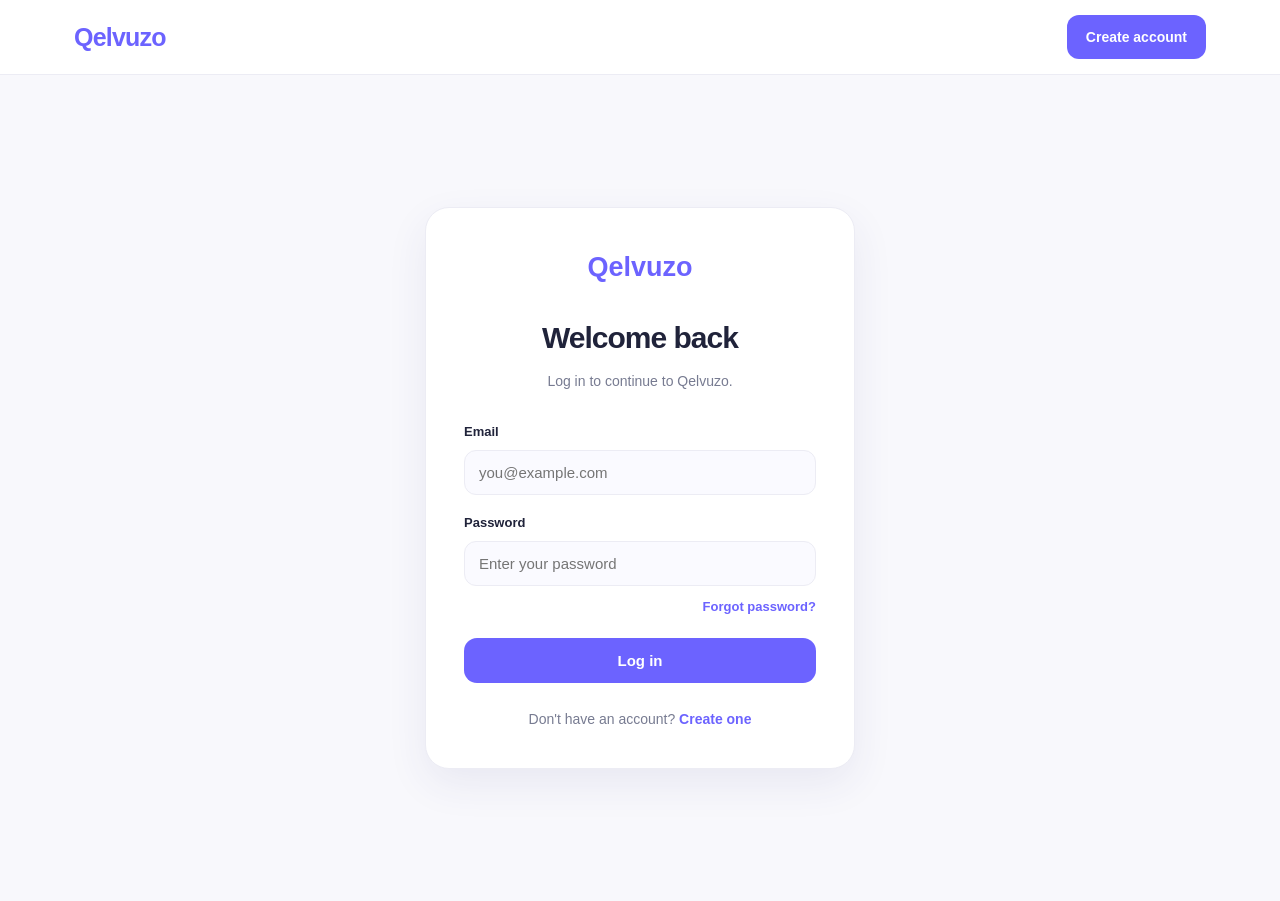
<file: login.html>
<!DOCTYPE html>
<html lang="en">

<head>
    <meta charset="UTF-8">

    <meta
        name="viewport"
        content="width=device-width, initial-scale=1.0"
    >

    <meta
        name="description"
        content="Log in to Qelvuzo."
    >

    <title>Log in — Qelvuzo</title>

    <link rel="stylesheet" href="css/style.css">

    <style>
        .auth-page {
            min-height: calc(100vh - 74px);

            display: flex;
            align-items: center;
            justify-content: center;

            padding: 50px 20px;
        }

        .auth-card {
            width: 100%;
            max-width: 430px;

            background: #ffffff;

            border: 1px solid var(--border);

            border-radius: 24px;

            padding: 38px;

            box-shadow: var(--shadow);
        }

        .auth-logo {
            text-align: center;

            color: var(--primary);

            font-size: 27px;
            font-weight: 800;

            margin-bottom: 25px;
        }

        .auth-heading {
            text-align: center;

            margin-bottom: 30px;
        }

        .auth-heading h1 {
            font-size: 30px;

            letter-spacing: -1px;

            margin-bottom: 8px;
        }

        .auth-heading p {
            color: var(--muted);

            font-size: 14px;
        }

        .form-group {
            margin-bottom: 18px;
        }

        .form-group label {
            display: block;

            font-size: 13px;

            font-weight: 600;

            margin-bottom: 7px;
        }

        .form-group input {
            width: 100%;

            padding: 13px 14px;

            border: 1px solid var(--border);

            border-radius: 12px;

            outline: none;

            background: #fafaff;

            color: var(--text);

            font-size: 15px;

            transition: 0.2s ease;
        }

        .form-group input:focus {
            border-color: var(--primary);

            background: #ffffff;

            box-shadow:
                0 0 0 3px rgba(108, 99, 255, 0.08);
        }

        .forgot {
            display: block;

            text-align: right;

            margin-top: -7px;

            margin-bottom: 20px;

            color: var(--primary);

            text-decoration: none;

            font-size: 13px;

            font-weight: 600;
        }

        .auth-submit {
            width: 100%;

            border: none;

            background: var(--primary);

            color: white;

            padding: 14px;

            border-radius: 13px;

            font-size: 15px;

            font-weight: 650;

            cursor: pointer;

            transition: 0.2s ease;
        }

        .auth-submit:hover {
            background: var(--primary-dark);

            transform: translateY(-1px);
        }

        .auth-bottom {
            text-align: center;

            margin-top: 25px;

            color: var(--muted);

            font-size: 14px;
        }

        .auth-bottom a {
            color: var(--primary);

            text-decoration: none;

            font-weight: 650;
        }

        @media (max-width: 500px) {

            .auth-card {
                padding: 28px 20px;

                border-radius: 20px;
            }

            .auth-heading h1 {
                font-size: 27px;
            }
        }
    </style>
</head>

<body>

    <header class="navbar">

        <div class="nav-container">

            <a href="index.html" class="logo">
                Qelvuzo
            </a>

            <div class="nav-actions">

                <a
                    href="signup.html"
                    class="signup-btn"
                >
                    Create account
                </a>

            </div>

        </div>

    </header>


    <main class="auth-page">

        <div class="auth-card">

            <div class="auth-logo">
                Qelvuzo
            </div>

            <div class="auth-heading">

                <h1>
                    Welcome back
                </h1>

                <p>
                    Log in to continue to Qelvuzo.
                </p>

            </div>


            <form>

                <div class="form-group">

                    <label for="email">
                        Email
                    </label>

                    <input
                        type="email"
                        id="email"
                        name="email"
                        placeholder="you@example.com"
                        required
                    >

                </div>


                <div class="form-group">

                    <label for="password">
                        Password
                    </label>

                    <input
                        type="password"
                        id="password"
                        name="password"
                        placeholder="Enter your password"
                        required
                    >

                </div>


                <a
                    href="#"
                    class="forgot"
                >
                    Forgot password?
                </a>


                <button
                    type="submit"
                    class="auth-submit"
                >
                    Log in
                </button>

            </form>


            <div class="auth-bottom">

                Don't have an account?

                <a href="signup.html">
                    Create one
                </a>

            </div>

        </div>

    </main>

</body>

</html>
</file>
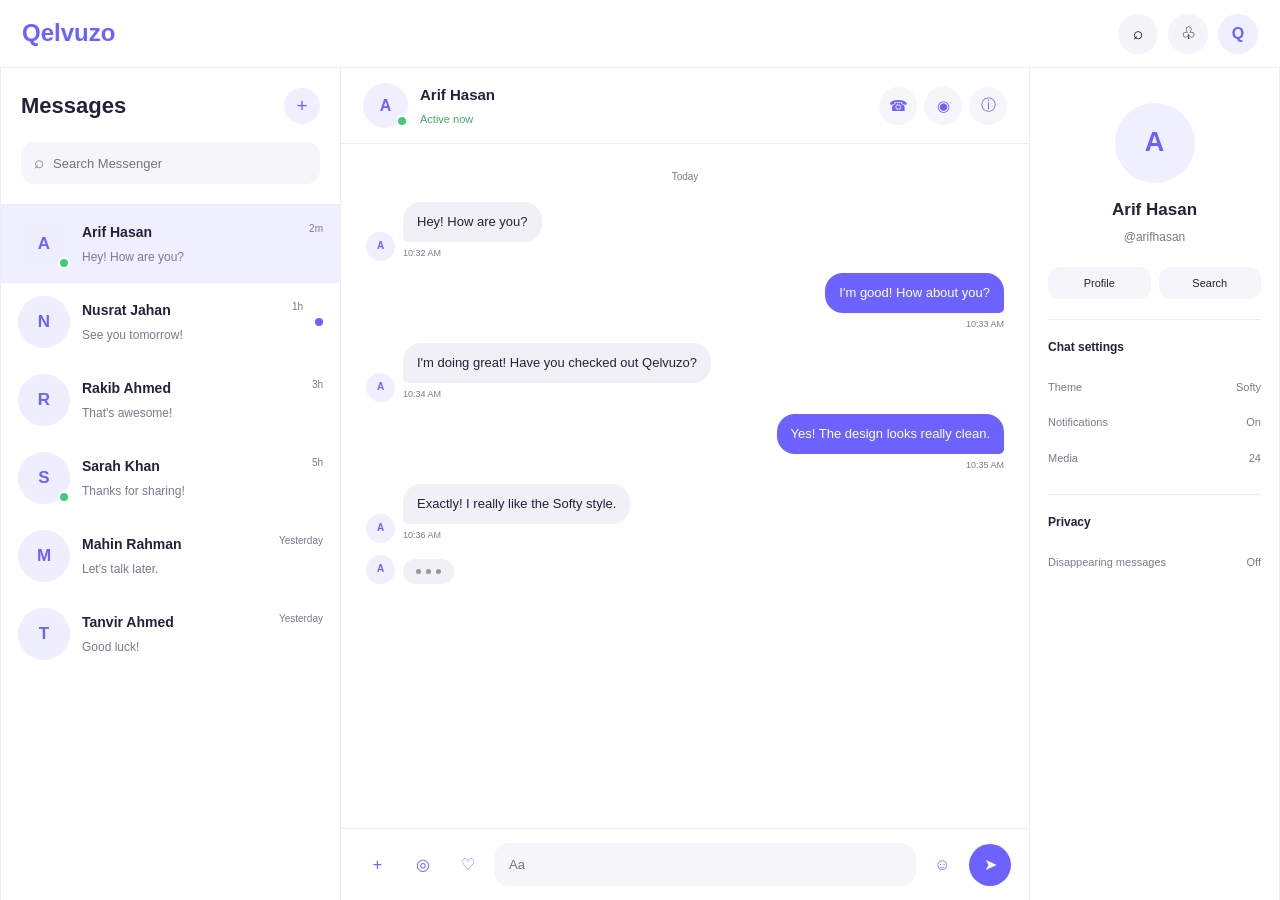
<file: messages.html>
<!DOCTYPE html>
<html lang="en">

<head>
    <meta charset="UTF-8">
    <meta
        name="viewport"
        content="width=device-width, initial-scale=1.0"
    >

    <title>Messages — Qelvuzo</title>

    <link
        rel="stylesheet"
        href="css/style.css"
    >

    <style>

        * {
            box-sizing: border-box;
        }

        body {
            margin: 0;
            background: #f8f8fc;
            overflow: hidden;
        }

        /* =========================
           TOP NAVBAR
        ========================= */

        .messenger-nav {
            height: 68px;
            background: #ffffff;
            border-bottom: 1px solid var(--border);

            display: flex;
            align-items: center;

            padding: 0 22px;

            position: relative;
            z-index: 10;
        }

        .messenger-nav-inner {
            width: 100%;
            max-width: 1400px;
            margin: auto;

            display: flex;
            align-items: center;
            justify-content: space-between;
        }

        .qelvuzo-logo {
            color: var(--primary);
            text-decoration: none;

            font-size: 24px;
            font-weight: 800;
        }

        .nav-right {
            display: flex;
            align-items: center;
            gap: 10px;
        }

        .nav-icon {
            width: 40px;
            height: 40px;

            border: none;
            border-radius: 50%;

            background: #f4f4fa;

            cursor: pointer;

            font-size: 17px;

            display: flex;
            align-items: center;
            justify-content: center;

            transition: 0.2s;
        }

        .nav-icon:hover {
            background: var(--soft-purple);
            color: var(--primary);
        }

        .nav-profile {
            width: 40px;
            height: 40px;

            border-radius: 50%;

            background: var(--soft-purple);
            color: var(--primary);

            display: flex;
            align-items: center;
            justify-content: center;

            font-weight: 700;
        }


        /* =========================
           MESSENGER LAYOUT
        ========================= */

        .messenger {
            height: calc(100vh - 68px);

            max-width: 1400px;
            margin: auto;

            display: grid;

            grid-template-columns: 340px 1fr 250px;

            background: white;

            border-left: 1px solid var(--border);
            border-right: 1px solid var(--border);
        }


        /* =========================
           LEFT SIDEBAR
        ========================= */

        .conversation-sidebar {
            border-right: 1px solid var(--border);

            display: flex;
            flex-direction: column;

            min-width: 0;
        }

        .conversation-header {
            padding: 20px;

            border-bottom: 1px solid var(--border);
        }

        .conversation-title {
            display: flex;
            align-items: center;
            justify-content: space-between;

            margin-bottom: 18px;
        }

        .conversation-title h2 {
            margin: 0;

            font-size: 22px;
            color: var(--text);
        }

        .new-message {
            width: 36px;
            height: 36px;

            border: none;
            border-radius: 50%;

            background: var(--soft-purple);
            color: var(--primary);

            font-size: 19px;

            cursor: pointer;
        }

        .conversation-search {
            height: 42px;

            background: #f5f5fa;

            border-radius: 14px;

            display: flex;
            align-items: center;

            padding: 0 13px;

            gap: 9px;
        }

        .conversation-search span {
            color: var(--muted);
            font-size: 17px;
        }

        .conversation-search input {
            border: none;
            outline: none;

            width: 100%;

            background: transparent;

            font-size: 13px;
        }

        .conversation-list {
            overflow-y: auto;
            flex: 1;
        }


        /* Conversation */

        .conversation {
            display: flex;
            align-items: center;

            gap: 12px;

            padding: 13px 17px;

            cursor: pointer;

            transition: 0.18s;

            position: relative;
        }

        .conversation:hover {
            background: #fafaff;
        }

        .conversation.active {
            background: var(--soft-purple);
        }

        .conversation-avatar {
            width: 52px;
            height: 52px;

            flex-shrink: 0;

            border-radius: 50%;

            background: #eeeeff;

            color: var(--primary);

            display: flex;
            align-items: center;
            justify-content: center;

            font-size: 17px;
            font-weight: 700;

            position: relative;
        }

        .online {
            position: absolute;

            width: 12px;
            height: 12px;

            background: #45c979;

            border: 2px solid white;

            border-radius: 50%;

            right: 0;
            bottom: 1px;
        }

        .conversation-info {
            min-width: 0;
            flex: 1;
        }

        .conversation-top {
            display: flex;
            justify-content: space-between;
            gap: 8px;
        }

        .conversation-name {
            color: var(--text);

            font-size: 14px;
            font-weight: 700;

            margin: 0;
        }

        .conversation-time {
            color: var(--muted);

            font-size: 10px;

            white-space: nowrap;
        }

        .conversation-message {
            margin: 5px 0 0;

            color: var(--muted);

            font-size: 12px;

            white-space: nowrap;
            overflow: hidden;
            text-overflow: ellipsis;
        }

        .unread {
            width: 8px;
            height: 8px;

            border-radius: 50%;

            background: var(--primary);
        }


        /* =========================
           CHAT AREA
        ========================= */

        .chat {
            display: flex;
            flex-direction: column;

            min-width: 0;

            background: white;
        }


        /* Chat Header */

        .chat-header {
            height: 76px;

            padding: 0 22px;

            border-bottom: 1px solid var(--border);

            display: flex;
            align-items: center;

            justify-content: space-between;
        }

        .chat-user {
            display: flex;
            align-items: center;

            gap: 12px;
        }

        .chat-avatar {
            width: 45px;
            height: 45px;

            border-radius: 50%;

            background: var(--soft-purple);
            color: var(--primary);

            display: flex;
            align-items: center;
            justify-content: center;

            font-weight: 700;

            position: relative;
        }

        .chat-user-info h3 {
            margin: 0;

            color: var(--text);

            font-size: 15px;
        }

        .chat-user-info p {
            margin: 4px 0 0;

            color: #45a86b;

            font-size: 11px;
        }

        .chat-actions {
            display: flex;
            gap: 7px;
        }

        .chat-action {
            width: 38px;
            height: 38px;

            border: none;

            border-radius: 50%;

            background: #f5f5fa;

            color: var(--primary);

            cursor: pointer;

            font-size: 15px;
        }


        /* Messages */

        .messages {
            flex: 1;

            overflow-y: auto;

            padding: 25px;

            display: flex;
            flex-direction: column;

            gap: 12px;
        }

        .date-label {
            align-self: center;

            color: var(--muted);

            font-size: 10px;

            margin-bottom: 5px;
        }

        .message-row {
            display: flex;

            align-items: flex-end;

            gap: 8px;
        }

        .message-row.sent {
            justify-content: flex-end;
        }

        .small-avatar {
            width: 29px;
            height: 29px;

            border-radius: 50%;

            background: var(--soft-purple);

            color: var(--primary);

            display: flex;
            align-items: center;
            justify-content: center;

            font-size: 10px;
            font-weight: 700;
        }

        .message-content {
            max-width: 62%;

            display: flex;
            flex-direction: column;
        }

        .message-row.sent .message-content {
            align-items: flex-end;
        }

        .bubble {
            padding: 10px 14px;

            border-radius: 18px;

            font-size: 13px;

            line-height: 1.55;
        }

        .received .bubble {
            background: #f0f0f6;

            color: var(--text);

            border-bottom-left-radius: 5px;
        }

        .sent .bubble {
            background: var(--primary);

            color: white;

            border-bottom-right-radius: 5px;
        }

        .message-time {
            color: var(--muted);

            font-size: 9px;

            margin-top: 4px;
        }


        /* Typing */

        .typing {
            display: flex;
            align-items: center;

            gap: 5px;

            background: #f0f0f6;

            width: fit-content;

            padding: 10px 13px;

            border-radius: 17px;
        }

        .typing span {
            width: 5px;
            height: 5px;

            border-radius: 50%;

            background: #999;

            display: block;
        }


        /* =========================
           MESSAGE INPUT
        ========================= */

        .message-input-area {
            min-height: 72px;

            border-top: 1px solid var(--border);

            padding: 13px 18px;

            display: flex;
            align-items: center;

            gap: 8px;
        }

        .input-action {
            width: 37px;
            height: 37px;

            border: none;

            border-radius: 50%;

            background: transparent;

            color: var(--primary);

            cursor: pointer;

            font-size: 16px;
        }

        .input-action:hover {
            background: var(--soft-purple);
        }

        .message-input {
            flex: 1;

            height: 43px;

            border: none;

            background: #f5f5fa;

            border-radius: 15px;

            padding: 0 15px;

            outline: none;

            font-size: 13px;

            color: var(--text);
        }

        .send-message {
            width: 42px;
            height: 42px;

            border: none;

            border-radius: 50%;

            background: var(--primary);

            color: white;

            cursor: pointer;

            font-size: 16px;
        }

        .send-message:hover {
            background: var(--primary-dark);
        }


        /* =========================
           RIGHT PROFILE PANEL
        ========================= */

        .chat-profile {
            border-left: 1px solid var(--border);

            padding: 25px 18px;

            text-align: center;

            overflow-y: auto;
        }

        .profile-avatar {
            width: 80px;
            height: 80px;

            margin: 10px auto 13px;

            border-radius: 50%;

            background: var(--soft-purple);

            color: var(--primary);

            display: flex;
            align-items: center;
            justify-content: center;

            font-size: 27px;

            font-weight: 700;
        }

        .chat-profile h3 {
            margin: 0;

            color: var(--text);

            font-size: 17px;
        }

        .profile-username {
            color: var(--muted);

            font-size: 12px;

            margin-top: 5px;
        }

        .profile-actions {
            display: grid;

            grid-template-columns: repeat(2, 1fr);

            gap: 8px;

            margin: 20px 0;
        }

        .profile-action {
            border: none;

            background: #f5f5fa;

            padding: 10px 5px;

            border-radius: 12px;

            color: var(--text);

            font-size: 11px;

            cursor: pointer;
        }

        .profile-section {
            border-top: 1px solid var(--border);

            padding-top: 18px;

            text-align: left;

            margin-top: 18px;
        }

        .profile-section h4 {
            margin: 0 0 12px;

            color: var(--text);

            font-size: 12px;
        }

        .profile-setting {
            padding: 9px 0;

            display: flex;

            justify-content: space-between;

            color: var(--muted);

            font-size: 11px;
        }


        /* =========================
           RESPONSIVE
        ========================= */

        @media (max-width: 1050px) {

            .messenger {
                grid-template-columns: 300px 1fr;
            }

            .chat-profile {
                display: none;
            }
        }


        @media (max-width: 750px) {

            body {
                overflow: auto;
            }

            .messenger-nav {
                height: 62px;
            }

            .messenger {
                height: calc(100vh - 62px);

                display: block;

                border: none;
            }

            .conversation-sidebar {
                display: none;
            }

            .chat {
                height: 100%;
            }

            .chat-header {
                padding: 0 14px;
            }

            .messages {
                padding: 18px 13px;
            }

            .message-content {
                max-width: 78%;
            }

            .chat-actions .chat-action:nth-child(1),
            .chat-actions .chat-action:nth-child(2) {
                display: none;
            }

            .message-input-area {
                padding: 10px;
            }

            .input-action:nth-child(2),
            .input-action:nth-child(3) {
                display: none;
            }
        }


        @media (max-width: 450px) {

            .qelvuzo-logo {
                font-size: 20px;
            }

            .nav-right .nav-icon {
                width: 35px;
                height: 35px;
            }

            .nav-profile {
                width: 35px;
                height: 35px;
            }

            .chat-header {
                height: 68px;
            }

            .chat-avatar {
                width: 40px;
                height: 40px;
            }

            .chat-action {
                width: 34px;
                height: 34px;
            }

            .message-content {
                max-width: 82%;
            }

            .bubble {
                font-size: 12px;
            }
        }

    </style>
</head>


<body>


    <!-- =========================
         NAVBAR
    ========================= -->

    <nav class="messenger-nav">

        <div class="messenger-nav-inner">

            <a
                href="home.html"
                class="qelvuzo-logo"
            >
                Qelvuzo
            </a>


            <div class="nav-right">

                <button class="nav-icon">
                    ⌕
                </button>

                <button class="nav-icon">
                    ♧
                </button>

                <div class="nav-profile">
                    Q
                </div>

            </div>

        </div>

    </nav>



    <!-- =========================
         MESSENGER
    ========================= -->

    <main class="messenger">


        <!-- =========================
             CONVERSATIONS
        ========================= -->

        <aside class="conversation-sidebar">

            <div class="conversation-header">

                <div class="conversation-title">

                    <h2>
                        Messages
                    </h2>

                    <button class="new-message">
                        +
                    </button>

                </div>


                <div class="conversation-search">

                    <span>
                        ⌕
                    </span>

                    <input
                        type="text"
                        placeholder="Search Messenger"
                    >

                </div>

            </div>


            <div class="conversation-list">


                <!-- Active conversation -->

                <div class="conversation active">

                    <div class="conversation-avatar">

                        A

                        <span class="online"></span>

                    </div>


                    <div class="conversation-info">

                        <div class="conversation-top">

                            <p class="conversation-name">
                                Arif Hasan
                            </p>

                            <span class="conversation-time">
                                2m
                            </span>

                        </div>

                        <p class="conversation-message">
                            Hey! How are you?
                        </p>

                    </div>

                </div>


                <!-- Conversation -->

                <div class="conversation">

                    <div class="conversation-avatar">
                        N
                    </div>

                    <div class="conversation-info">

                        <div class="conversation-top">

                            <p class="conversation-name">
                                Nusrat Jahan
                            </p>

                            <span class="conversation-time">
                                1h
                            </span>

                        </div>

                        <p class="conversation-message">
                            See you tomorrow!
                        </p>

                    </div>

                    <span class="unread"></span>

                </div>


                <div class="conversation">

                    <div class="conversation-avatar">
                        R
                    </div>

                    <div class="conversation-info">

                        <div class="conversation-top">

                            <p class="conversation-name">
                                Rakib Ahmed
                            </p>

                            <span class="conversation-time">
                                3h
                            </span>

                        </div>

                        <p class="conversation-message">
                            That's awesome!
                        </p>

                    </div>

                </div>


                <div class="conversation">

                    <div class="conversation-avatar">

                        S

                        <span class="online"></span>

                    </div>

                    <div class="conversation-info">

                        <div class="conversation-top">

                            <p class="conversation-name">
                                Sarah Khan
                            </p>

                            <span class="conversation-time">
                                5h
                            </span>

                        </div>

                        <p class="conversation-message">
                            Thanks for sharing!
                        </p>

                    </div>

                </div>


                <div class="conversation">

                    <div class="conversation-avatar">
                        M
                    </div>

                    <div class="conversation-info">

                        <div class="conversation-top">

                            <p class="conversation-name">
                                Mahin Rahman
                            </p>

                            <span class="conversation-time">
                                Yesterday
                            </span>

                        </div>

                        <p class="conversation-message">
                            Let's talk later.
                        </p>

                    </div>

                </div>


                <div class="conversation">

                    <div class="conversation-avatar">
                        T
                    </div>

                    <div class="conversation-info">

                        <div class="conversation-top">

                            <p class="conversation-name">
                                Tanvir Ahmed
                            </p>

                            <span class="conversation-time">
                                Yesterday
                            </span>

                        </div>

                        <p class="conversation-message">
                            Good luck!
                        </p>

                    </div>

                </div>


            </div>

        </aside>



        <!-- =========================
             CHAT
        ========================= -->

        <section class="chat">


            <!-- Chat header -->

            <header class="chat-header">

                <div class="chat-user">

                    <div class="chat-avatar">

                        A

                        <span class="online"></span>

                    </div>


                    <div class="chat-user-info">

                        <h3>
                            Arif Hasan
                        </h3>

                        <p>
                            Active now
                        </p>

                    </div>

                </div>


                <div class="chat-actions">

                    <button class="chat-action">
                        ☎
                    </button>

                    <button class="chat-action">
                        ◉
                    </button>

                    <button class="chat-action">
                        ⓘ
                    </button>

                </div>

            </header>



            <!-- Messages -->

            <div class="messages">


                <div class="date-label">
                    Today
                </div>


                <!-- Received -->

                <div class="message-row received">

                    <div class="small-avatar">
                        A
                    </div>

                    <div class="message-content">

                        <div class="bubble">
                            Hey! How are you?
                        </div>

                        <span class="message-time">
                            10:32 AM
                        </span>

                    </div>

                </div>


                <!-- Sent -->

                <div class="message-row sent">

                    <div class="message-content">

                        <div class="bubble">
                            I'm good! How about you?
                        </div>

                        <span class="message-time">
                            10:33 AM
                        </span>

                    </div>

                </div>


                <!-- Received -->

                <div class="message-row received">

                    <div class="small-avatar">
                        A
                    </div>

                    <div class="message-content">

                        <div class="bubble">
                            I'm doing great! Have you
                            checked out Qelvuzo?
                        </div>

                        <span class="message-time">
                            10:34 AM
                        </span>

                    </div>

                </div>


                <!-- Sent -->

                <div class="message-row sent">

                    <div class="message-content">

                        <div class="bubble">
                            Yes! The design looks really clean.
                        </div>

                        <span class="message-time">
                            10:35 AM
                        </span>

                    </div>

                </div>


                <!-- Received -->

                <div class="message-row received">

                    <div class="small-avatar">
                        A
                    </div>

                    <div class="message-content">

                        <div class="bubble">
                            Exactly! I really like the
                            Softy style.
                        </div>

                        <span class="message-time">
                            10:36 AM
                        </span>

                    </div>

                </div>


                <!-- Typing -->

                <div class="message-row received">

                    <div class="small-avatar">
                        A
                    </div>

                    <div class="typing">

                        <span></span>
                        <span></span>
                        <span></span>

                    </div>

                </div>

            </div>



            <!-- Input -->

            <form class="message-input-area">

                <button
                    type="button"
                    class="input-action"
                >
                    +
                </button>

                <button
                    type="button"
                    class="input-action"
                >
                    ◎
                </button>

                <button
                    type="button"
                    class="input-action"
                >
                    ♡
                </button>


                <input
                    type="text"
                    class="message-input"
                    placeholder="Aa"
                >


                <button
                    type="button"
                    class="input-action"
                >
                    ☺
                </button>


                <button
                    type="submit"
                    class="send-message"
                >
                    ➤
                </button>

            </form>

        </section>



        <!-- =========================
             PROFILE PANEL
        ========================= -->

        <aside class="chat-profile">

            <div class="profile-avatar">
                A
            </div>

            <h3>
                Arif Hasan
            </h3>

            <div class="profile-username">
                @arifhasan
            </div>


            <div class="profile-actions">

                <button class="profile-action">
                    Profile
                </button>

                <button class="profile-action">
                    Search
                </button>

            </div>


            <div class="profile-section">

                <h4>
                    Chat settings
                </h4>

                <div class="profile-setting">
                    <span>Theme</span>
                    <span>Softy</span>
                </div>

                <div class="profile-setting">
                    <span>Notifications</span>
                    <span>On</span>
                </div>

                <div class="profile-setting">
                    <span>Media</span>
                    <span>24</span>
                </div>

            </div>


            <div class="profile-section">

                <h4>
                    Privacy
                </h4>

                <div class="profile-setting">
                    <span>Disappearing messages</span>
                    <span>Off</span>
                </div>

            </div>

        </aside>

    </main>

</body>

</html>
</file>
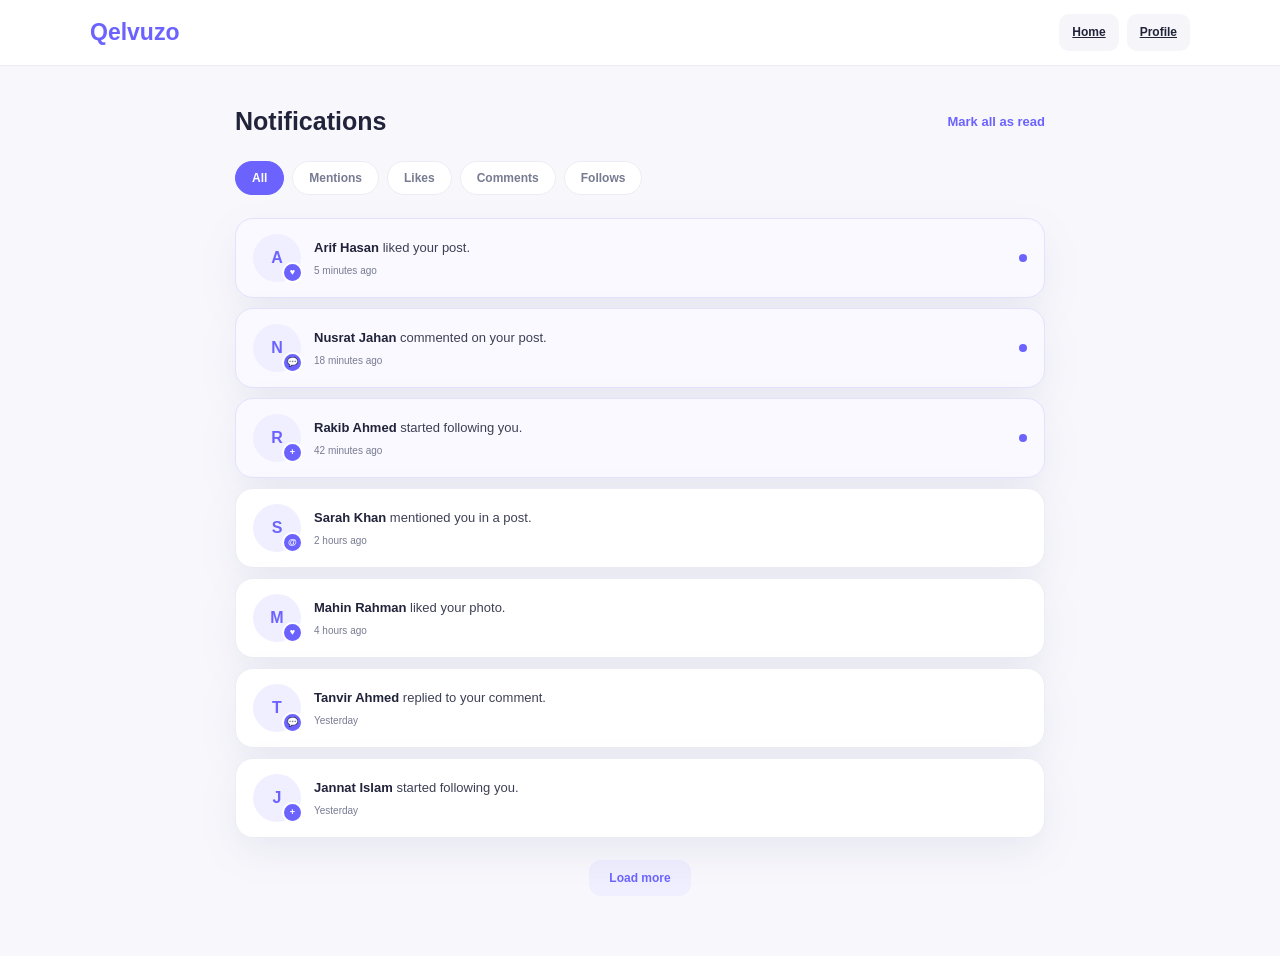
<file: notifications.html>
<!DOCTYPE html>
<html lang="en">

<head>
    <meta charset="UTF-8">

    <meta
        name="viewport"
        content="width=device-width, initial-scale=1.0"
    >

    <title>Notifications — Qelvuzo</title>

    <link
        rel="stylesheet"
        href="css/style.css"
    >

    <style>

        body {
            background: #f8f8fc;
        }

        /* =========================
           NAVBAR
        ========================= */

        .notification-nav {
            background: #ffffff;

            border-bottom: 1px solid var(--border);

            padding: 14px 20px;

            position: sticky;
            top: 0;

            z-index: 100;
        }

        .notification-nav-inner {
            max-width: 1100px;

            margin: auto;

            display: flex;
            align-items: center;

            justify-content: space-between;
        }

        .notification-logo {
            color: var(--primary);

            text-decoration: none;

            font-size: 23px;

            font-weight: 800;
        }

        .notification-nav-right {
            display: flex;

            align-items: center;

            gap: 8px;
        }

        .nav-small-btn {
            border: none;

            background: #f5f5fa;

            color: var(--text);

            border-radius: 10px;

            padding: 9px 13px;

            cursor: pointer;

            font-size: 12px;

            font-weight: 600;
        }

        .nav-small-btn:hover {
            background: var(--soft-purple);

            color: var(--primary);
        }


        /* =========================
           PAGE
        ========================= */

        .notifications-page {
            max-width: 850px;

            margin: auto;

            padding: 35px 20px 60px;
        }


        /* =========================
           HEADER
        ========================= */

        .notifications-header {
            display: flex;

            align-items: center;

            justify-content: space-between;

            margin-bottom: 20px;
        }

        .notifications-header h1 {
            margin: 0;

            color: var(--text);

            font-size: 25px;
        }

        .mark-read {
            border: none;

            background: transparent;

            color: var(--primary);

            cursor: pointer;

            font-size: 13px;

            font-weight: 600;
        }


        /* =========================
           FILTERS
        ========================= */

        .notification-filters {
            display: flex;

            gap: 8px;

            margin-bottom: 20px;

            overflow-x: auto;

            padding-bottom: 3px;
        }

        .filter-btn {
            border: none;

            background: #ffffff;

            border: 1px solid var(--border);

            color: var(--muted);

            padding: 9px 16px;

            border-radius: 20px;

            white-space: nowrap;

            cursor: pointer;

            font-size: 12px;

            font-weight: 600;
        }

        .filter-btn.active {
            background: var(--primary);

            color: #ffffff;

            border-color: var(--primary);
        }


        /* =========================
           NOTIFICATION CARD
        ========================= */

        .notification-list {
            display: flex;

            flex-direction: column;

            gap: 10px;
        }

        .notification {
            background: #ffffff;

            border: 1px solid var(--border);

            border-radius: 18px;

            padding: 15px 17px;

            display: flex;

            align-items: center;

            gap: 13px;

            box-shadow: var(--shadow);

            transition: 0.2s;
        }

        .notification:hover {
            transform: translateY(-2px);
        }

        .notification.unread {
            background: #faf9ff;

            border-color: #e4e1ff;
        }


        /* Avatar */

        .notification-avatar {
            width: 48px;

            height: 48px;

            flex-shrink: 0;

            border-radius: 50%;

            background: var(--soft-purple);

            color: var(--primary);

            display: flex;

            align-items: center;

            justify-content: center;

            font-weight: 700;

            position: relative;
        }


        /* Notification Icon */

        .notification-icon {
            position: absolute;

            right: -2px;

            bottom: -1px;

            width: 21px;

            height: 21px;

            border-radius: 50%;

            background: var(--primary);

            color: white;

            border: 2px solid white;

            display: flex;

            align-items: center;

            justify-content: center;

            font-size: 9px;
        }


        /* Content */

        .notification-content {
            flex: 1;

            min-width: 0;
        }

        .notification-content p {
            margin: 0;

            color: #3d4054;

            font-size: 13px;

            line-height: 1.6;
        }

        .notification-content strong {
            color: var(--text);
        }

        .notification-time {
            display: block;

            margin-top: 4px;

            color: var(--muted);

            font-size: 10px;
        }


        /* Dot */

        .unread-dot {
            width: 8px;

            height: 8px;

            flex-shrink: 0;

            border-radius: 50%;

            background: var(--primary);
        }


        /* =========================
           EMPTY / LOAD
        ========================= */

        .load-more {
            display: block;

            margin: 22px auto 0;

            border: none;

            background: var(--soft-purple);

            color: var(--primary);

            padding: 11px 20px;

            border-radius: 12px;

            font-size: 12px;

            font-weight: 600;

            cursor: pointer;
        }


        /* =========================
           RESPONSIVE
        ========================= */

        @media (max-width: 600px) {

            .notification-nav {
                padding: 12px 14px;
            }

            .notification-logo {
                font-size: 20px;
            }

            .notifications-page {
                padding: 25px 13px 45px;
            }

            .notifications-header h1 {
                font-size: 21px;
            }

            .notification {
                padding: 13px;

                border-radius: 15px;
            }

            .notification-avatar {
                width: 44px;

                height: 44px;
            }

            .notification-content p {
                font-size: 12px;
            }

            .notification-time {
                font-size: 9px;
            }

            .nav-small-btn {
                padding: 8px 9px;
            }
        }

    </style>

</head>


<body>


    <!-- =========================
         NAVBAR
    ========================= -->

    <nav class="notification-nav">

        <div class="notification-nav-inner">

            <a
                href="home.html"
                class="notification-logo"
            >
                Qelvuzo
            </a>


            <div class="notification-nav-right">

                <a
                    href="home.html"
                    class="nav-small-btn"
                >
                    Home
                </a>

                <a
                    href="profile.html"
                    class="nav-small-btn"
                >
                    Profile
                </a>

            </div>

        </div>

    </nav>



    <!-- =========================
         NOTIFICATIONS
    ========================= -->

    <main class="notifications-page">


        <!-- Header -->

        <div class="notifications-header">

            <h1>
                Notifications
            </h1>

            <button class="mark-read">
                Mark all as read
            </button>

        </div>


        <!-- Filters -->

        <div class="notification-filters">

            <button class="filter-btn active">
                All
            </button>

            <button class="filter-btn">
                Mentions
            </button>

            <button class="filter-btn">
                Likes
            </button>

            <button class="filter-btn">
                Comments
            </button>

            <button class="filter-btn">
                Follows
            </button>

        </div>



        <!-- Notification List -->

        <div class="notification-list">


            <!-- Like -->

            <div class="notification unread">

                <div class="notification-avatar">

                    A

                    <span class="notification-icon">
                        ♥
                    </span>

                </div>


                <div class="notification-content">

                    <p>
                        <strong>Arif Hasan</strong>
                        liked your post.
                    </p>

                    <span class="notification-time">
                        5 minutes ago
                    </span>

                </div>

                <span class="unread-dot"></span>

            </div>


            <!-- Comment -->

            <div class="notification unread">

                <div class="notification-avatar">

                    N

                    <span class="notification-icon">
                        💬
                    </span>

                </div>


                <div class="notification-content">

                    <p>
                        <strong>Nusrat Jahan</strong>
                        commented on your post.
                    </p>

                    <span class="notification-time">
                        18 minutes ago
                    </span>

                </div>

                <span class="unread-dot"></span>

            </div>


            <!-- Follow -->

            <div class="notification unread">

                <div class="notification-avatar">

                    R

                    <span class="notification-icon">
                        +
                    </span>

                </div>


                <div class="notification-content">

                    <p>
                        <strong>Rakib Ahmed</strong>
                        started following you.
                    </p>

                    <span class="notification-time">
                        42 minutes ago
                    </span>

                </div>

                <span class="unread-dot"></span>

            </div>


            <!-- Mention -->

            <div class="notification">

                <div class="notification-avatar">

                    S

                    <span class="notification-icon">
                        @
                    </span>

                </div>


                <div class="notification-content">

                    <p>
                        <strong>Sarah Khan</strong>
                        mentioned you in a post.
                    </p>

                    <span class="notification-time">
                        2 hours ago
                    </span>

                </div>

            </div>


            <!-- Like -->

            <div class="notification">

                <div class="notification-avatar">

                    M

                    <span class="notification-icon">
                        ♥
                    </span>

                </div>


                <div class="notification-content">

                    <p>
                        <strong>Mahin Rahman</strong>
                        liked your photo.
                    </p>

                    <span class="notification-time">
                        4 hours ago
                    </span>

                </div>

            </div>


            <!-- Comment -->

            <div class="notification">

                <div class="notification-avatar">

                    T

                    <span class="notification-icon">
                        💬
                    </span>

                </div>


                <div class="notification-content">

                    <p>
                        <strong>Tanvir Ahmed</strong>
                        replied to your comment.
                    </p>

                    <span class="notification-time">
                        Yesterday
                    </span>

                </div>

            </div>


            <!-- Follow -->

            <div class="notification">

                <div class="notification-avatar">

                    J

                    <span class="notification-icon">
                        +
                    </span>

                </div>


                <div class="notification-content">

                    <p>
                        <strong>Jannat Islam</strong>
                        started following you.
                    </p>

                    <span class="notification-time">
                        Yesterday
                    </span>

                </div>

            </div>


        </div>


        <button class="load-more">
            Load more
        </button>

    </main>


</body>

</html>
</file>
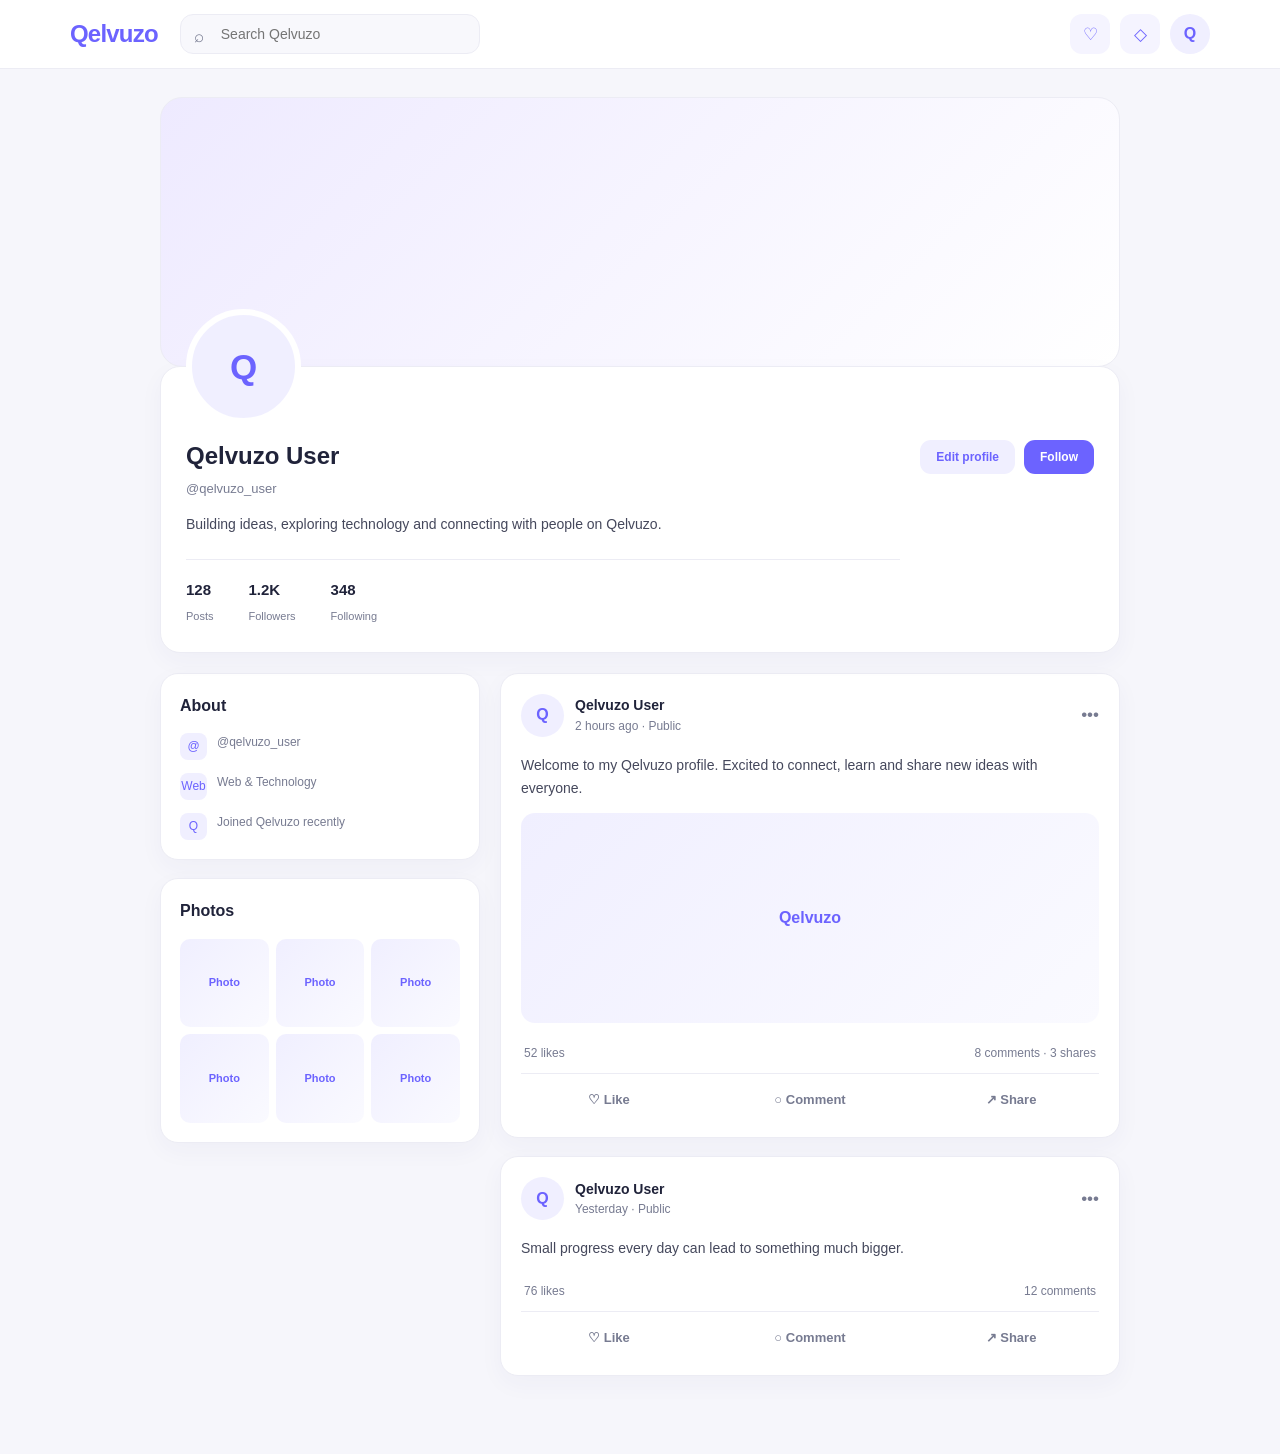
<file: profile.html>
<!DOCTYPE html>
<html lang="en">

<head>

    <meta charset="UTF-8">

    <meta
        name="viewport"
        content="width=device-width, initial-scale=1.0"
    >

    <meta
        name="description"
        content="Qelvuzo user profile."
    >

    <title>Profile — Qelvuzo</title>

    <link rel="stylesheet" href="css/style.css">

    <style>

        /* =========================
           PROFILE PAGE
           ========================= */

        body {
            background: #f6f6fb;
        }

        .profile-navbar {
            position: sticky;
            top: 0;
            z-index: 100;

            background: rgba(255, 255, 255, 0.94);

            border-bottom: 1px solid var(--border);

            backdrop-filter: blur(14px);
        }

        .profile-nav {
            max-width: 1180px;
            min-height: 68px;

            margin: auto;
            padding: 0 20px;

            display: flex;
            align-items: center;

            gap: 22px;
        }

        .profile-logo {
            text-decoration: none;

            color: var(--primary);

            font-size: 24px;
            font-weight: 800;

            letter-spacing: -0.8px;
        }

        .search-box {
            width: 300px;

            position: relative;
        }

        .search-box span {
            position: absolute;

            left: 14px;
            top: 9px;

            color: var(--muted);

            font-size: 17px;
        }

        .search-box input {
            width: 100%;

            border: 1px solid var(--border);

            background: #f8f8fc;

            border-radius: 13px;

            padding: 11px 15px 11px 40px;

            outline: none;

            color: var(--text);

            font-size: 14px;
        }

        .search-box input:focus {
            border-color: var(--primary);
        }

        .profile-nav-actions {
            margin-left: auto;

            display: flex;
            align-items: center;

            gap: 10px;
        }

        .nav-icon {
            width: 40px;
            height: 40px;

            border: 0;

            border-radius: 12px;

            background: #f5f4ff;

            color: var(--primary);

            cursor: pointer;

            font-size: 17px;
        }

        .mini-profile {
            width: 40px;
            height: 40px;

            border-radius: 50%;

            background: var(--soft-purple);

            color: var(--primary);

            display: flex;

            align-items: center;
            justify-content: center;

            font-weight: 800;

            text-decoration: none;
        }


        /* =========================
           PROFILE CONTAINER
           ========================= */

        .profile-container {
            max-width: 1000px;

            margin: auto;

            padding: 28px 20px 60px;
        }


        /* =========================
           COVER
           ========================= */

        .profile-cover {
            height: 270px;

            border-radius: 22px;

            background:
                linear-gradient(
                    135deg,
                    #eeeaff,
                    #ffffff
                );

            border: 1px solid var(--border);

            position: relative;

            overflow: visible;
        }


        /* =========================
           PROFILE HEADER
           ========================= */

        .profile-info-card {
            background: white;

            border: 1px solid var(--border);

            border-radius: 20px;

            margin-top: -1px;

            padding: 0 25px 24px;

            position: relative;

            box-shadow:
                0 8px 25px rgba(55, 48, 124, 0.04);
        }

        .profile-avatar {
            width: 115px;
            height: 115px;

            border-radius: 50%;

            background: var(--soft-purple);

            border: 6px solid white;

            color: var(--primary);

            display: flex;

            align-items: center;
            justify-content: center;

            font-size: 35px;

            font-weight: 800;

            position: relative;

            top: -58px;

            margin-bottom: -45px;
        }

        .profile-main {
            display: flex;

            align-items: flex-start;

            gap: 20px;
        }

        .profile-details {
            flex: 1;
        }

        .profile-details h1 {
            margin: 0;

            color: var(--text);

            font-size: 24px;
        }

        .profile-username {
            display: block;

            margin-top: 4px;

            color: var(--muted);

            font-size: 13px;
        }

        .profile-bio {
            margin-top: 13px;

            max-width: 600px;

            color: #45485c;

            font-size: 14px;

            line-height: 1.7;
        }

        .profile-actions {
            display: flex;

            gap: 9px;

            padding-top: 3px;
        }

        .profile-btn {
            border: 0;

            border-radius: 11px;

            padding: 10px 16px;

            font-size: 12px;

            font-weight: 700;

            cursor: pointer;
        }

        .profile-btn.primary {
            background: var(--primary);

            color: white;
        }

        .profile-btn.secondary {
            background: var(--soft-purple);

            color: var(--primary);
        }


        /* =========================
           STATS
           ========================= */

        .profile-stats {
            display: flex;

            gap: 35px;

            margin-top: 22px;

            padding-top: 18px;

            border-top: 1px solid var(--border);
        }

        .profile-stat strong {
            display: block;

            color: var(--text);

            font-size: 15px;
        }

        .profile-stat span {
            color: var(--muted);

            font-size: 11px;
        }


        /* =========================
           CONTENT GRID
           ========================= */

        .profile-content {
            display: grid;

            grid-template-columns:
                320px
                minmax(0, 1fr);

            gap: 20px;

            margin-top: 20px;

            align-items: start;
        }

        .profile-card {
            background: white;

            border: 1px solid var(--border);

            border-radius: 18px;

            padding: 19px;

            margin-bottom: 18px;

            box-shadow:
                0 8px 25px rgba(55, 48, 124, 0.04);
        }

        .profile-card h2 {
            margin: 0 0 15px;

            color: var(--text);

            font-size: 16px;
        }


        /* =========================
           ABOUT
           ========================= */

        .about-item {
            display: flex;

            gap: 10px;

            margin-bottom: 13px;

            color: var(--muted);

            font-size: 12px;
        }

        .about-item:last-child {
            margin-bottom: 0;
        }

        .about-icon {
            width: 27px;
            height: 27px;

            border-radius: 8px;

            background: var(--soft-purple);

            color: var(--primary);

            display: flex;

            align-items: center;
            justify-content: center;

            flex-shrink: 0;
        }


        /* =========================
           PHOTOS
           ========================= */

        .photo-grid {
            display: grid;

            grid-template-columns:
                repeat(3, 1fr);

            gap: 7px;
        }

        .photo-item {
            aspect-ratio: 1;

            border-radius: 10px;

            background:
                linear-gradient(
                    135deg,
                    #f0efff,
                    #fafaff
                );

            display: flex;

            align-items: center;
            justify-content: center;

            color: var(--primary);

            font-size: 11px;

            font-weight: 700;
        }


        /* =========================
           POSTS
           ========================= */

        .post-card {
            background: white;

            border: 1px solid var(--border);

            border-radius: 18px;

            padding: 20px;

            margin-bottom: 18px;

            box-shadow:
                0 8px 25px rgba(55, 48, 124, 0.04);
        }

        .post-header {
            display: flex;

            align-items: center;

            gap: 11px;
        }

        .user-avatar {
            width: 43px;
            height: 43px;

            flex-shrink: 0;

            border-radius: 50%;

            background: var(--soft-purple);

            color: var(--primary);

            display: flex;

            align-items: center;
            justify-content: center;

            font-weight: 800;
        }

        .post-user {
            flex: 1;
        }

        .post-user strong {
            display: block;

            color: var(--text);

            font-size: 14px;
        }

        .post-user small {
            display: block;

            color: var(--muted);

            font-size: 12px;
        }

        .post-menu {
            border: 0;

            background: transparent;

            color: var(--muted);

            cursor: pointer;

            font-size: 17px;
        }

        .post-content {
            padding: 17px 0 8px;
        }

        .post-content p {
            margin: 0;

            color: #45485c;

            font-size: 14px;

            line-height: 1.7;
        }

        .post-image {
            width: 100%;

            min-height: 210px;

            margin-top: 12px;

            border-radius: 14px;

            background:
                linear-gradient(
                    135deg,
                    #f0efff,
                    #fafaff
                );

            display: flex;

            align-items: center;
            justify-content: center;

            color: var(--primary);

            font-weight: 700;
        }

        .post-stats {
            display: flex;

            justify-content: space-between;

            color: var(--muted);

            font-size: 12px;

            padding: 13px 3px 10px;
        }

        .post-actions {
            display: grid;

            grid-template-columns:
                repeat(3, 1fr);

            border-top: 1px solid var(--border);

            padding-top: 8px;
        }

        .post-action {
            border: 0;

            background: transparent;

            color: var(--muted);

            padding: 10px;

            border-radius: 10px;

            cursor: pointer;

            font-size: 13px;

            font-weight: 600;

            transition: 0.2s ease;
        }

        .post-action:hover {
            background: #f5f4ff;

            color: var(--primary);
        }

        .post-action.liked {
            background: var(--soft-purple);

            color: var(--primary);
        }


        /* =========================
           RESPONSIVE
           ========================= */

        @media (max-width: 800px) {

            .profile-content {
                grid-template-columns: 1fr;
            }

            .profile-main {
                flex-direction: column;
            }

            .profile-actions {
                padding-top: 0;
            }

        }


        @media (max-width: 600px) {

            .profile-nav {
                padding: 0 14px;

                gap: 10px;
            }

            .profile-logo {
                font-size: 21px;
            }

            .search-box {
                flex: 1;

                width: auto;
            }

            .nav-icon {
                display: none;
            }

            .profile-container {
                padding: 15px 12px 45px;
            }

            .profile-cover {
                height: 190px;

                border-radius: 17px;
            }

            .profile-info-card {
                border-radius: 17px;

                padding: 0 16px 20px;
            }

            .profile-avatar {
                width: 92px;
                height: 92px;

                font-size: 29px;

                top: -46px;

                margin-bottom: -34px;
            }

            .profile-details h1 {
                font-size: 21px;
            }

            .profile-actions {
                width: 100%;
            }

            .profile-btn {
                flex: 1;
            }

            .profile-stats {
                gap: 22px;
            }

            .profile-card,
            .post-card {
                border-radius: 15px;

                padding: 15px;
            }

        }

    </style>

</head>


<body>


    <!-- =========================
         NAVBAR
         ========================= -->

    <header class="profile-navbar">

        <nav class="profile-nav">

            <a
                href="home.html"
                class="profile-logo"
            >
                Qelvuzo
            </a>


            <div class="search-box">

                <span>⌕</span>

                <input
                    type="search"
                    class="search-input"
                    placeholder="Search Qelvuzo"
                    aria-label="Search Qelvuzo"
                >

            </div>


            <div class="profile-nav-actions">

                <button
                    class="nav-icon"
                    type="button"
                >
                    ♡
                </button>

                <button
                    class="nav-icon"
                    type="button"
                >
                    ◇
                </button>

                <a
                    href="profile.html"
                    class="mini-profile"
                >
                    Q
                </a>

            </div>

        </nav>

    </header>



    <!-- =========================
         PROFILE
         ========================= -->

    <main class="profile-container">


        <!-- COVER -->

        <div class="profile-cover"></div>



        <!-- PROFILE INFO -->

        <section class="profile-info-card">


            <div class="profile-avatar">
                Q
            </div>


            <div class="profile-main">


                <div class="profile-details">

                    <h1>
                        Qelvuzo User
                    </h1>

                    <span class="profile-username">
                        @qelvuzo_user
                    </span>

                    <p class="profile-bio">
                        Building ideas, exploring technology and
                        connecting with people on Qelvuzo.
                    </p>


                    <div class="profile-stats">

                        <div class="profile-stat">

                            <strong>
                                128
                            </strong>

                            <span>
                                Posts
                            </span>

                        </div>


                        <div class="profile-stat">

                            <strong>
                                1.2K
                            </strong>

                            <span>
                                Followers
                            </span>

                        </div>


                        <div class="profile-stat">

                            <strong>
                                348
                            </strong>

                            <span>
                                Following
                            </span>

                        </div>

                    </div>

                </div>


                <div class="profile-actions">

                    <button
                        class="profile-btn secondary"
                        type="button"
                    >
                        Edit profile
                    </button>

                    <button
                        class="profile-btn primary follow-btn"
                        type="button"
                    >
                        Follow
                    </button>

                </div>

            </div>

        </section>



        <!-- =========================
             CONTENT
             ========================= -->

        <div class="profile-content">


            <!-- =========================
                 LEFT COLUMN
                 ========================= -->

            <aside>


                <!-- ABOUT -->

                <section class="profile-card">

                    <h2>
                        About
                    </h2>


                    <div class="about-item">

                        <div class="about-icon">
                            @
                        </div>

                        <span>
                            @qelvuzo_user
                        </span>

                    </div>


                    <div class="about-item">

                        <div class="about-icon">
                            Web
                        </div>

                        <span>
                            Web & Technology
                        </span>

                    </div>


                    <div class="about-item">

                        <div class="about-icon">
                            Q
                        </div>

                        <span>
                            Joined Qelvuzo recently
                        </span>

                    </div>

                </section>



                <!-- PHOTOS -->

                <section class="profile-card">

                    <h2>
                        Photos
                    </h2>


                    <div class="photo-grid">

                        <div class="photo-item">
                            Photo
                        </div>

                        <div class="photo-item">
                            Photo
                        </div>

                        <div class="photo-item">
                            Photo
                        </div>

                        <div class="photo-item">
                            Photo
                        </div>

                        <div class="photo-item">
                            Photo
                        </div>

                        <div class="photo-item">
                            Photo
                        </div>

                    </div>

                </section>

            </aside>



            <!-- =========================
                 POSTS
                 ========================= -->

            <section>


                <!-- POST 1 -->

                <article class="post-card post">

                    <div class="post-header">

                        <div class="user-avatar">
                            Q
                        </div>

                        <div class="post-user">

                            <strong>
                                Qelvuzo User
                            </strong>

                            <small>
                                2 hours ago · Public
                            </small>

                        </div>

                        <button
                            class="post-menu"
                            type="button"
                        >
                            •••
                        </button>

                    </div>


                    <div class="post-content">

                        <p>
                            Welcome to my Qelvuzo profile.
                            Excited to connect, learn and share
                            new ideas with everyone.
                        </p>

                        <div class="post-image">
                            Qelvuzo
                        </div>

                    </div>


                    <div class="post-stats">

                        <span>

                            <span class="like-count">
                                52
                            </span>

                            likes

                        </span>

                        <span>
                            8 comments · 3 shares
                        </span>

                    </div>


                    <div class="post-actions">

                        <button
                            class="post-action like-btn"
                            type="button"
                        >
                            ♡ Like
                        </button>

                        <button
                            class="post-action comment-btn"
                            type="button"
                        >
                            ○ Comment
                        </button>

                        <button
                            class="post-action share-btn"
                            type="button"
                        >
                            ↗ Share
                        </button>

                    </div>

                </article>



                <!-- POST 2 -->

                <article class="post-card post">

                    <div class="post-header">

                        <div class="user-avatar">
                            Q
                        </div>

                        <div class="post-user">

                            <strong>
                                Qelvuzo User
                            </strong>

                            <small>
                                Yesterday · Public
                            </small>

                        </div>

                        <button
                            class="post-menu"
                            type="button"
                        >
                            •••
                        </button>

                    </div>


                    <div class="post-content">

                        <p>
                            Small progress every day can lead
                            to something much bigger.
                        </p>

                    </div>


                    <div class="post-stats">

                        <span>

                            <span class="like-count">
                                76
                            </span>

                            likes

                        </span>

                        <span>
                            12 comments
                        </span>

                    </div>


                    <div class="post-actions">

                        <button
                            class="post-action like-btn"
                            type="button"
                        >
                            ♡ Like
                        </button>

                        <button
                            class="post-action comment-btn"
                            type="button"
                        >
                            ○ Comment
                        </button>

                        <button
                            class="post-action share-btn"
                            type="button"
                        >
                            ↗ Share
                        </button>

                    </div>

                </article>


            </section>

        </div>

    </main>



    <!-- =========================
         QELVUZO JAVASCRIPT
         ========================= -->

    <script src="js/app.js"></script>


</body>

</html>
</file>
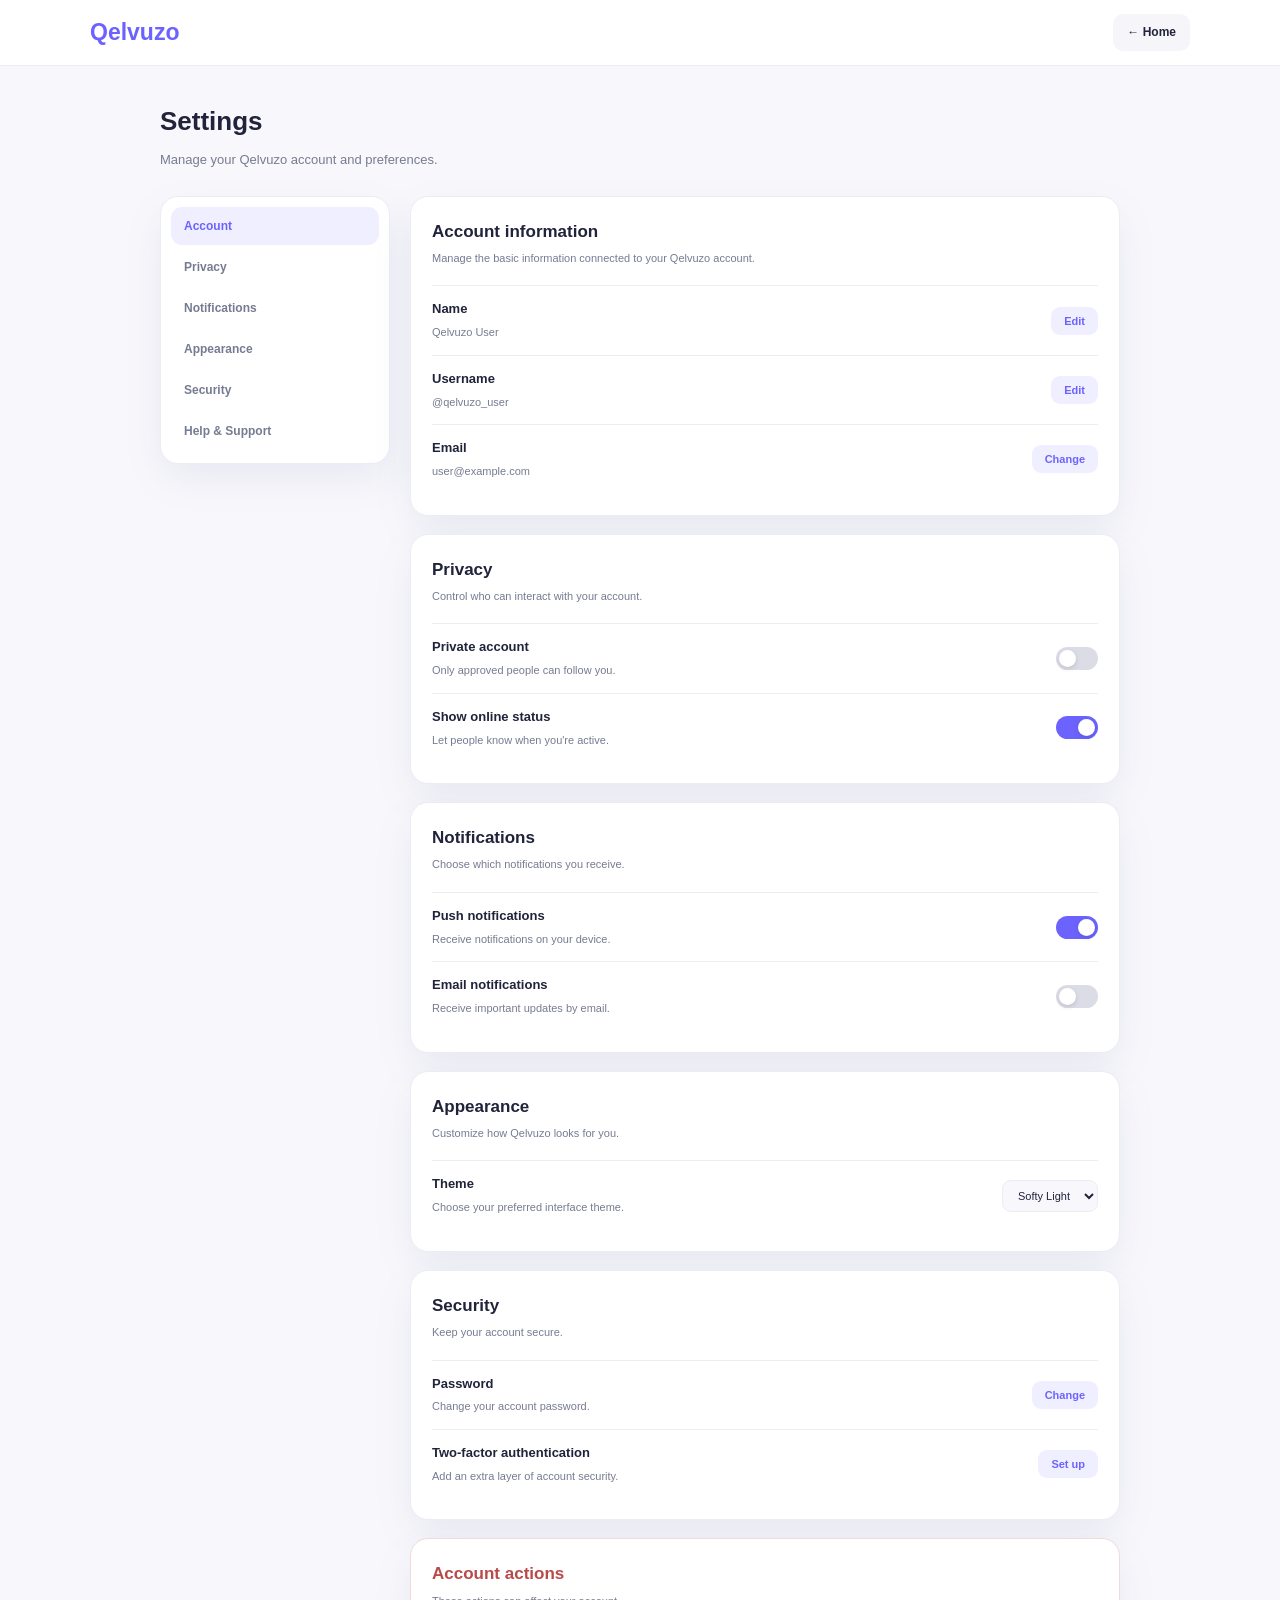
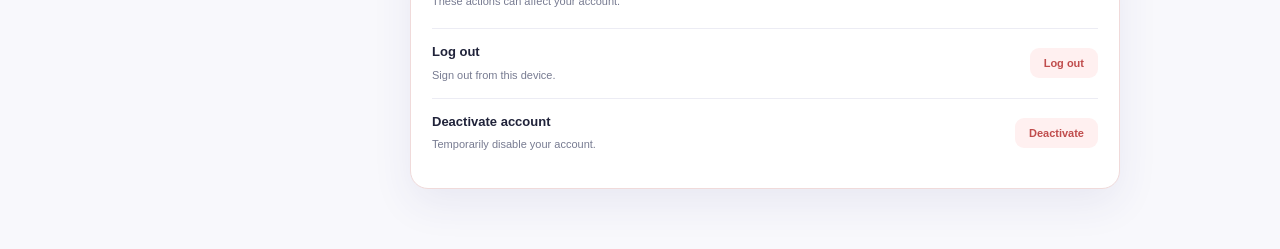
<file: settings.html>
<!DOCTYPE html>
<html lang="en">

<head>
    <meta charset="UTF-8">

    <meta
        name="viewport"
        content="width=device-width, initial-scale=1.0"
    >

    <title>Settings — Qelvuzo</title>

    <link
        rel="stylesheet"
        href="css/style.css"
    >

    <style>

        body {
            background: #f8f8fc;
        }

        /* =========================
           NAVBAR
        ========================= */

        .settings-nav {
            background: #ffffff;

            border-bottom: 1px solid var(--border);

            padding: 14px 20px;

            position: sticky;
            top: 0;

            z-index: 100;
        }

        .settings-nav-inner {
            max-width: 1100px;

            margin: auto;

            display: flex;
            align-items: center;

            justify-content: space-between;
        }

        .settings-logo {
            color: var(--primary);

            text-decoration: none;

            font-size: 23px;

            font-weight: 800;
        }

        .back-home {
            text-decoration: none;

            color: var(--text);

            background: #f5f5fa;

            padding: 9px 14px;

            border-radius: 10px;

            font-size: 12px;

            font-weight: 600;
        }

        .back-home:hover {
            background: var(--soft-purple);

            color: var(--primary);
        }


        /* =========================
           PAGE
        ========================= */

        .settings-page {
            max-width: 1000px;

            margin: auto;

            padding: 35px 20px 60px;
        }

        .settings-title {
            margin-bottom: 25px;
        }

        .settings-title h1 {
            margin: 0;

            color: var(--text);

            font-size: 26px;
        }

        .settings-title p {
            margin: 7px 0 0;

            color: var(--muted);

            font-size: 13px;
        }


        /* =========================
           LAYOUT
        ========================= */

        .settings-layout {
            display: grid;

            grid-template-columns: 230px 1fr;

            gap: 20px;
        }


        /* =========================
           SIDEBAR
        ========================= */

        .settings-sidebar {
            background: #ffffff;

            border: 1px solid var(--border);

            border-radius: 18px;

            padding: 10px;

            height: fit-content;

            box-shadow: var(--shadow);
        }

        .settings-menu {
            width: 100%;

            border: none;

            background: transparent;

            text-align: left;

            padding: 12px 13px;

            border-radius: 11px;

            color: var(--muted);

            cursor: pointer;

            font-size: 12px;

            font-weight: 600;

            margin-bottom: 3px;
        }

        .settings-menu:hover {
            background: #fafaff;

            color: var(--primary);
        }

        .settings-menu.active {
            background: var(--soft-purple);

            color: var(--primary);
        }


        /* =========================
           CONTENT
        ========================= */

        .settings-content {
            display: flex;

            flex-direction: column;

            gap: 18px;
        }

        .settings-card {
            background: #ffffff;

            border: 1px solid var(--border);

            border-radius: 18px;

            padding: 21px;

            box-shadow: var(--shadow);
        }

        .settings-card-header {
            margin-bottom: 18px;
        }

        .settings-card-header h2 {
            margin: 0;

            color: var(--text);

            font-size: 17px;
        }

        .settings-card-header p {
            margin: 5px 0 0;

            color: var(--muted);

            font-size: 11px;

            line-height: 1.6;
        }


        /* =========================
           PROFILE
        ========================= */

        .profile-setting {
            display: flex;

            align-items: center;

            justify-content: space-between;

            gap: 15px;

            padding: 13px 0;

            border-top: 1px solid var(--border);
        }

        .profile-setting:first-of-type {
            border-top: none;
        }

        .profile-setting-info {
            min-width: 0;
        }

        .profile-setting-info h3 {
            margin: 0;

            color: var(--text);

            font-size: 13px;
        }

        .profile-setting-info p {
            margin: 4px 0 0;

            color: var(--muted);

            font-size: 11px;
        }

        .edit-btn {
            border: none;

            background: var(--soft-purple);

            color: var(--primary);

            padding: 8px 13px;

            border-radius: 9px;

            cursor: pointer;

            font-size: 11px;

            font-weight: 600;
        }


        /* =========================
           TOGGLE
        ========================= */

        .toggle {
            width: 42px;

            height: 23px;

            background: #dcdce7;

            border-radius: 20px;

            position: relative;

            cursor: pointer;

            flex-shrink: 0;
        }

        .toggle::after {
            content: "";

            position: absolute;

            width: 17px;

            height: 17px;

            background: white;

            border-radius: 50%;

            left: 3px;

            top: 3px;

            transition: 0.2s;

            box-shadow: 0 2px 5px rgba(0,0,0,0.12);
        }

        .toggle.active {
            background: var(--primary);
        }

        .toggle.active::after {
            left: 22px;
        }


        /* =========================
           SELECT
        ========================= */

        .settings-select {
            border: 1px solid var(--border);

            background: #f8f8fc;

            color: var(--text);

            border-radius: 9px;

            padding: 8px 11px;

            outline: none;

            font-size: 11px;
        }


        /* =========================
           DANGER ZONE
        ========================= */

        .danger-card {
            border-color: #f0dada;
        }

        .danger-card h2 {
            color: #b94a4a;
        }

        .danger-btn {
            border: none;

            background: #fff0f0;

            color: #c04c4c;

            padding: 9px 14px;

            border-radius: 9px;

            cursor: pointer;

            font-size: 11px;

            font-weight: 600;
        }


        /* =========================
           RESPONSIVE
        ========================= */

        @media (max-width: 750px) {

            .settings-page {
                padding: 25px 13px 45px;
            }

            .settings-layout {
                grid-template-columns: 1fr;
            }

            .settings-sidebar {
                display: flex;

                overflow-x: auto;

                gap: 5px;

                padding: 7px;
            }

            .settings-menu {
                white-space: nowrap;

                width: auto;

                margin: 0;
            }
        }

        @media (max-width: 500px) {

            .settings-nav {
                padding: 12px 14px;
            }

            .settings-logo {
                font-size: 20px;
            }

            .back-home {
                padding: 8px 10px;
            }

            .settings-title h1 {
                font-size: 22px;
            }

            .settings-card {
                padding: 17px;
            }

            .profile-setting {
                align-items: flex-start;
            }
        }

    </style>

</head>


<body>


    <!-- =========================
         NAVBAR
    ========================= -->

    <nav class="settings-nav">

        <div class="settings-nav-inner">

            <a
                href="home.html"
                class="settings-logo"
            >
                Qelvuzo
            </a>

            <a
                href="home.html"
                class="back-home"
            >
                ← Home
            </a>

        </div>

    </nav>



    <!-- =========================
         SETTINGS PAGE
    ========================= -->

    <main class="settings-page">


        <div class="settings-title">

            <h1>
                Settings
            </h1>

            <p>
                Manage your Qelvuzo account and preferences.
            </p>

        </div>



        <div class="settings-layout">


            <!-- =========================
                 SIDEBAR
            ========================= -->

            <aside class="settings-sidebar">

                <button class="settings-menu active">
                    Account
                </button>

                <button class="settings-menu">
                    Privacy
                </button>

                <button class="settings-menu">
                    Notifications
                </button>

                <button class="settings-menu">
                    Appearance
                </button>

                <button class="settings-menu">
                    Security
                </button>

                <button class="settings-menu">
                    Help & Support
                </button>

            </aside>



            <!-- =========================
                 CONTENT
            ========================= -->

            <section class="settings-content">


                <!-- Account -->

                <div class="settings-card">

                    <div class="settings-card-header">

                        <h2>
                            Account information
                        </h2>

                        <p>
                            Manage the basic information connected
                            to your Qelvuzo account.
                        </p>

                    </div>


                    <div class="profile-setting">

                        <div class="profile-setting-info">

                            <h3>
                                Name
                            </h3>

                            <p>
                                Qelvuzo User
                            </p>

                        </div>

                        <button class="edit-btn">
                            Edit
                        </button>

                    </div>


                    <div class="profile-setting">

                        <div class="profile-setting-info">

                            <h3>
                                Username
                            </h3>

                            <p>
                                @qelvuzo_user
                            </p>

                        </div>

                        <button class="edit-btn">
                            Edit
                        </button>

                    </div>


                    <div class="profile-setting">

                        <div class="profile-setting-info">

                            <h3>
                                Email
                            </h3>

                            <p>
                                user@example.com
                            </p>

                        </div>

                        <button class="edit-btn">
                            Change
                        </button>

                    </div>

                </div>



                <!-- Privacy -->

                <div class="settings-card">

                    <div class="settings-card-header">

                        <h2>
                            Privacy
                        </h2>

                        <p>
                            Control who can interact with your account.
                        </p>

                    </div>


                    <div class="profile-setting">

                        <div class="profile-setting-info">

                            <h3>
                                Private account
                            </h3>

                            <p>
                                Only approved people can follow you.
                            </p>

                        </div>

                        <div class="toggle"></div>

                    </div>


                    <div class="profile-setting">

                        <div class="profile-setting-info">

                            <h3>
                                Show online status
                            </h3>

                            <p>
                                Let people know when you're active.
                            </p>

                        </div>

                        <div class="toggle active"></div>

                    </div>

                </div>



                <!-- Notifications -->

                <div class="settings-card">

                    <div class="settings-card-header">

                        <h2>
                            Notifications
                        </h2>

                        <p>
                            Choose which notifications you receive.
                        </p>

                    </div>


                    <div class="profile-setting">

                        <div class="profile-setting-info">

                            <h3>
                                Push notifications
                            </h3>

                            <p>
                                Receive notifications on your device.
                            </p>

                        </div>

                        <div class="toggle active"></div>

                    </div>


                    <div class="profile-setting">

                        <div class="profile-setting-info">

                            <h3>
                                Email notifications
                            </h3>

                            <p>
                                Receive important updates by email.
                            </p>

                        </div>

                        <div class="toggle"></div>

                    </div>

                </div>



                <!-- Appearance -->

                <div class="settings-card">

                    <div class="settings-card-header">

                        <h2>
                            Appearance
                        </h2>

                        <p>
                            Customize how Qelvuzo looks for you.
                        </p>

                    </div>


                    <div class="profile-setting">

                        <div class="profile-setting-info">

                            <h3>
                                Theme
                            </h3>

                            <p>
                                Choose your preferred interface theme.
                            </p>

                        </div>


                        <select class="settings-select">

                            <option>
                                Softy Light
                            </option>

                            <option>
                                Softy Dark
                            </option>

                            <option>
                                System
                            </option>

                        </select>

                    </div>

                </div>



                <!-- Security -->

                <div class="settings-card">

                    <div class="settings-card-header">

                        <h2>
                            Security
                        </h2>

                        <p>
                            Keep your account secure.
                        </p>

                    </div>


                    <div class="profile-setting">

                        <div class="profile-setting-info">

                            <h3>
                                Password
                            </h3>

                            <p>
                                Change your account password.
                            </p>

                        </div>

                        <button class="edit-btn">
                            Change
                        </button>

                    </div>


                    <div class="profile-setting">

                        <div class="profile-setting-info">

                            <h3>
                                Two-factor authentication
                            </h3>

                            <p>
                                Add an extra layer of account security.
                            </p>

                        </div>

                        <button class="edit-btn">
                            Set up
                        </button>

                    </div>

                </div>



                <!-- Danger Zone -->

                <div class="settings-card danger-card">

                    <div class="settings-card-header">

                        <h2>
                            Account actions
                        </h2>

                        <p>
                            These actions can affect your account.
                        </p>

                    </div>


                    <div class="profile-setting">

                        <div class="profile-setting-info">

                            <h3>
                                Log out
                            </h3>

                            <p>
                                Sign out from this device.
                            </p>

                        </div>

                        <button class="danger-btn">
                            Log out
                        </button>

                    </div>


                    <div class="profile-setting">

                        <div class="profile-setting-info">

                            <h3>
                                Deactivate account
                            </h3>

                            <p>
                                Temporarily disable your account.
                            </p>

                        </div>

                        <button class="danger-btn">
                            Deactivate
                        </button>

                    </div>

                </div>


            </section>

        </div>

    </main>


</body>

</html>
</file>
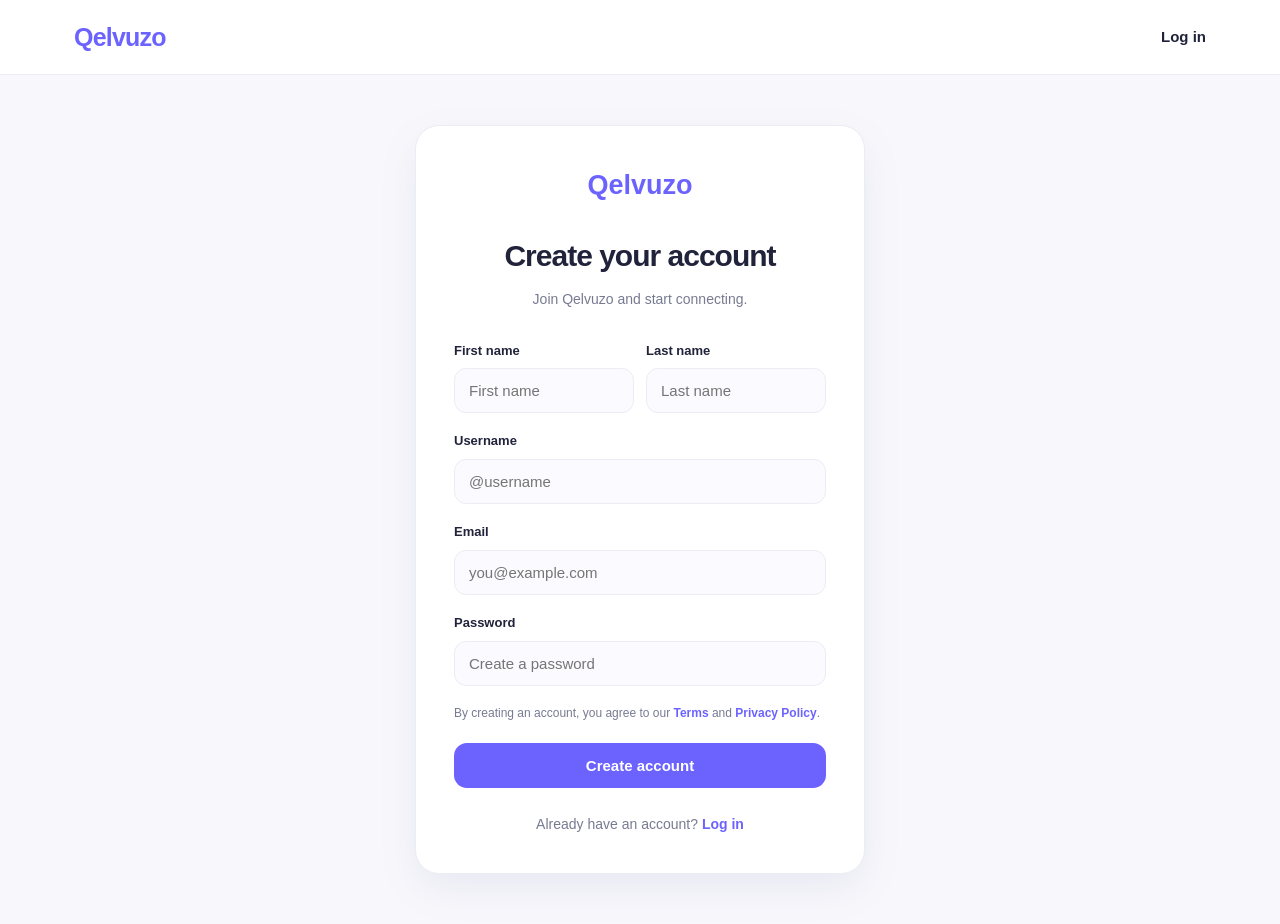
<file: signup.html>
<!DOCTYPE html>
<html lang="en">

<head>
    <meta charset="UTF-8">

    <meta
        name="viewport"
        content="width=device-width, initial-scale=1.0"
    >

    <meta
        name="description"
        content="Create your Qelvuzo account."
    >

    <title>Create account — Qelvuzo</title>

    <link rel="stylesheet" href="css/style.css">

    <style>
        .auth-page {
            min-height: calc(100vh - 74px);
            display: flex;
            align-items: center;
            justify-content: center;
            padding: 50px 20px;
        }

        .auth-card {
            width: 100%;
            max-width: 450px;
            background: #ffffff;
            border: 1px solid var(--border);
            border-radius: 24px;
            padding: 38px;
            box-shadow: var(--shadow);
        }

        .auth-logo {
            text-align: center;
            color: var(--primary);
            font-size: 27px;
            font-weight: 800;
            margin-bottom: 25px;
        }

        .auth-heading {
            text-align: center;
            margin-bottom: 30px;
        }

        .auth-heading h1 {
            font-size: 30px;
            letter-spacing: -1px;
            margin-bottom: 8px;
        }

        .auth-heading p {
            color: var(--muted);
            font-size: 14px;
        }

        .form-row {
            display: grid;
            grid-template-columns: 1fr 1fr;
            gap: 12px;
        }

        .form-group {
            margin-bottom: 18px;
        }

        .form-group label {
            display: block;
            font-size: 13px;
            font-weight: 600;
            margin-bottom: 7px;
        }

        .form-group input {
            width: 100%;
            padding: 13px 14px;
            border: 1px solid var(--border);
            border-radius: 12px;
            outline: none;
            background: #fafaff;
            color: var(--text);
            font-size: 15px;
            transition: 0.2s ease;
        }

        .form-group input:focus {
            border-color: var(--primary);
            background: #ffffff;
            box-shadow:
                0 0 0 3px rgba(108, 99, 255, 0.08);
        }

        .terms {
            color: var(--muted);
            font-size: 12px;
            line-height: 1.6;
            margin: 4px 0 20px;
        }

        .terms a {
            color: var(--primary);
            text-decoration: none;
            font-weight: 600;
        }

        .auth-submit {
            width: 100%;
            border: none;
            background: var(--primary);
            color: white;
            padding: 14px;
            border-radius: 13px;
            font-size: 15px;
            font-weight: 650;
            cursor: pointer;
            transition: 0.2s ease;
        }

        .auth-submit:hover {
            background: var(--primary-dark);
            transform: translateY(-1px);
        }

        .auth-bottom {
            text-align: center;
            margin-top: 25px;
            color: var(--muted);
            font-size: 14px;
        }

        .auth-bottom a {
            color: var(--primary);
            text-decoration: none;
            font-weight: 650;
        }

        @media (max-width: 500px) {

            .auth-card {
                padding: 28px 20px;
                border-radius: 20px;
            }

            .auth-heading h1 {
                font-size: 27px;
            }

            .form-row {
                grid-template-columns: 1fr;
                gap: 0;
            }
        }
    </style>
</head>

<body>

    <!-- Navigation -->
    <header class="navbar">

        <div class="nav-container">

            <a href="index.html" class="logo">
                Qelvuzo
            </a>

            <div class="nav-actions">

                <a
                    href="login.html"
                    class="login-link"
                >
                    Log in
                </a>

            </div>

        </div>

    </header>


    <!-- Signup -->
    <main class="auth-page">

        <div class="auth-card">

            <div class="auth-logo">
                Qelvuzo
            </div>

            <div class="auth-heading">

                <h1>
                    Create your account
                </h1>

                <p>
                    Join Qelvuzo and start connecting.
                </p>

            </div>


            <form>

                <div class="form-row">

                    <div class="form-group">

                        <label for="first-name">
                            First name
                        </label>

                        <input
                            type="text"
                            id="first-name"
                            name="first_name"
                            placeholder="First name"
                            autocomplete="given-name"
                            required
                        >

                    </div>


                    <div class="form-group">

                        <label for="last-name">
                            Last name
                        </label>

                        <input
                            type="text"
                            id="last-name"
                            name="last_name"
                            placeholder="Last name"
                            autocomplete="family-name"
                            required
                        >

                    </div>

                </div>


                <div class="form-group">

                    <label for="username">
                        Username
                    </label>

                    <input
                        type="text"
                        id="username"
                        name="username"
                        placeholder="@username"
                        autocomplete="username"
                        minlength="3"
                        maxlength="30"
                        required
                    >

                </div>


                <div class="form-group">

                    <label for="email">
                        Email
                    </label>

                    <input
                        type="email"
                        id="email"
                        name="email"
                        placeholder="you@example.com"
                        autocomplete="email"
                        required
                    >

                </div>


                <div class="form-group">

                    <label for="password">
                        Password
                    </label>

                    <input
                        type="password"
                        id="password"
                        name="password"
                        placeholder="Create a password"
                        autocomplete="new-password"
                        minlength="8"
                        required
                    >

                </div>


                <p class="terms">
                    By creating an account, you agree to our
                    <a href="#">Terms</a>
                    and
                    <a href="#">Privacy Policy</a>.
                </p>


                <button
                    type="submit"
                    class="auth-submit"
                >
                    Create account
                </button>

            </form>


            <div class="auth-bottom">

                Already have an account?

                <a href="login.html">
                    Log in
                </a>

            </div>

        </div>

    </main>

</body>

</html>
</file>
<file: css/style.css>
/* =========================
   QELVUZO — SOFTY UI
   ========================= */

* {
    margin: 0;
    padding: 0;
    box-sizing: border-box;
}

:root {
    --primary: #6c63ff;
    --primary-dark: #574ee6;

    --background: #f8f8fc;
    --white: #ffffff;

    --text: #20233a;
    --muted: #777b91;

    --border: #ececf4;

    --soft-purple: #f0efff;

    --shadow:
        0 15px 40px rgba(55, 48, 124, 0.08);

    --radius: 20px;
}

html {
    scroll-behavior: smooth;
}

body {
    font-family:
        Inter,
        -apple-system,
        BlinkMacSystemFont,
        "Segoe UI",
        sans-serif;

    background: var(--background);
    color: var(--text);

    line-height: 1.6;
}


/* =========================
   NAVBAR
   ========================= */

.navbar {
    width: 100%;
    background: rgba(255, 255, 255, 0.9);

    border-bottom: 1px solid var(--border);

    position: sticky;
    top: 0;

    z-index: 100;

    backdrop-filter: blur(12px);
}

.nav-container {
    max-width: 1180px;
    margin: auto;

    min-height: 74px;

    padding: 0 24px;

    display: flex;
    align-items: center;
    justify-content: space-between;
}

.logo {
    text-decoration: none;

    font-size: 25px;
    font-weight: 800;

    color: var(--primary);

    letter-spacing: -0.8px;
}

.nav-actions {
    display: flex;
    align-items: center;
    gap: 20px;
}

.login-link {
    text-decoration: none;

    color: var(--text);

    font-size: 15px;
    font-weight: 600;
}

.signup-btn {
    text-decoration: none;

    background: var(--primary);
    color: white;

    padding: 11px 19px;

    border-radius: 12px;

    font-size: 14px;
    font-weight: 600;

    transition: 0.2s ease;
}

.signup-btn:hover {
    background: var(--primary-dark);
    transform: translateY(-1px);
}


/* =========================
   HERO
   ========================= */

.hero {
    max-width: 1180px;

    margin: auto;

    padding: 90px 24px 100px;

    display: grid;

    grid-template-columns: 1.05fr 0.95fr;

    align-items: center;

    gap: 80px;
}

.hero-content {
    max-width: 610px;
}

.badge {
    display: inline-block;

    padding: 7px 13px;

    background: var(--soft-purple);

    color: var(--primary);

    border-radius: 50px;

    font-size: 13px;
    font-weight: 600;

    margin-bottom: 22px;
}

.hero h1 {
    font-size: clamp(48px, 6vw, 76px);

    line-height: 1.02;

    letter-spacing: -3px;

    font-weight: 800;

    margin-bottom: 25px;
}

.hero h1 span {
    color: var(--primary);
}

.hero-text {
    max-width: 540px;

    color: var(--muted);

    font-size: 18px;

    line-height: 1.7;

    margin-bottom: 32px;
}

.hero-buttons {
    display: flex;

    align-items: center;

    gap: 13px;
}

.primary-btn,
.secondary-btn {
    display: inline-flex;

    align-items: center;
    justify-content: center;

    text-decoration: none;

    padding: 14px 22px;

    border-radius: 13px;

    font-size: 15px;

    font-weight: 650;

    transition: 0.2s ease;
}

.primary-btn {
    background: var(--primary);
    color: white;

    box-shadow:
        0 8px 20px rgba(108, 99, 255, 0.2);
}

.primary-btn:hover {
    background: var(--primary-dark);
    transform: translateY(-2px);
}

.secondary-btn {
    background: white;

    color: var(--text);

    border: 1px solid var(--border);
}

.secondary-btn:hover {
    border-color: #d7d6e8;

    transform: translateY(-2px);
}


/* =========================
   SOCIAL PREVIEW
   ========================= */

.social-preview {
    background: white;

    border: 1px solid var(--border);

    border-radius: 25px;

    padding: 24px;

    box-shadow: var(--shadow);

    transform: rotate(1deg);

    transition: 0.3s ease;
}

.social-preview:hover {
    transform: rotate(0deg) translateY(-5px);
}

.preview-header {
    display: flex;

    align-items: center;

    gap: 12px;

    padding-bottom: 20px;

    border-bottom: 1px solid var(--border);
}

.avatar {
    width: 45px;
    height: 45px;

    border-radius: 50%;

    background: var(--soft-purple);

    color: var(--primary);

    display: flex;

    align-items: center;
    justify-content: center;

    font-weight: 800;
}

.preview-header strong {
    display: block;

    font-size: 14px;
}

.preview-header small {
    display: block;

    color: var(--muted);

    font-size: 12px;
}

.more-btn {
    margin-left: auto;

    border: 0;

    background: transparent;

    color: var(--muted);

    font-size: 16px;

    cursor: pointer;
}

.preview-post {
    padding: 30px 5px;
}

.preview-post h3 {
    font-size: 25px;

    margin-bottom: 10px;
}

.preview-post p {
    color: var(--muted);

    line-height: 1.7;
}

.post-actions {
    display: flex;

    align-items: center;

    gap: 25px;

    padding-top: 18px;

    border-top: 1px solid var(--border);

    color: var(--muted);

    font-size: 14px;
}

.post-actions div {
    display: flex;

    align-items: center;

    gap: 7px;
}


/* =========================
   FEATURES
   ========================= */

.features {
    max-width: 1180px;

    margin: auto;

    padding: 30px 24px 100px;
}

.section-heading {
    text-align: center;

    max-width: 600px;

    margin: 0 auto 45px;
}

.section-heading p {
    color: var(--primary);

    font-size: 12px;

    font-weight: 700;

    letter-spacing: 1.5px;

    margin-bottom: 10px;
}

.section-heading h2 {
    font-size: clamp(30px, 4vw, 43px);

    line-height: 1.15;

    letter-spacing: -1.5px;
}

.feature-grid {
    display: grid;

    grid-template-columns:
        repeat(3, 1fr);

    gap: 20px;
}

.feature-card {
    background: white;

    border: 1px solid var(--border);

    border-radius: var(--radius);

    padding: 30px;

    transition: 0.25s ease;
}

.feature-card:hover {
    transform: translateY(-5px);

    box-shadow: var(--shadow);
}

.feature-icon {
    width: 45px;
    height: 45px;

    display: flex;

    align-items: center;
    justify-content: center;

    background: var(--soft-purple);

    color: var(--primary);

    border-radius: 13px;

    font-weight: 800;

    margin-bottom: 22px;
}

.feature-card h3 {
    font-size: 19px;

    margin-bottom: 9px;
}

.feature-card p {
    color: var(--muted);

    font-size: 14px;

    line-height: 1.7;
}


/* =========================
   FOOTER
   ========================= */

.footer {
    border-top: 1px solid var(--border);

    background: white;
}

.footer-container {
    max-width: 1180px;

    margin: auto;

    padding: 30px 24px;

    display: flex;

    align-items: center;

    justify-content: space-between;

    gap: 20px;

    color: var(--muted);

    font-size: 13px;
}

.footer-container strong {
    color: var(--primary);

    font-size: 17px;
}


/* =========================
   RESPONSIVE
   ========================= */

@media (max-width: 850px) {

    .hero {
        grid-template-columns: 1fr;

        gap: 50px;

        padding-top: 65px;
    }

    .hero-content {
        max-width: 700px;

        text-align: center;

        margin: auto;
    }

    .hero-text {
        margin-left: auto;
        margin-right: auto;
    }

    .hero-buttons {
        justify-content: center;
    }

    .social-preview {
        max-width: 600px;

        width: 100%;

        margin: auto;
    }

    .feature-grid {
        grid-template-columns: 1fr;
    }
}


@media (max-width: 550px) {

    .nav-container {
        padding: 0 16px;
    }

    .logo {
        font-size: 22px;
    }

    .login-link {
        display: none;
    }

    .signup-btn {
        padding: 9px 13px;

        font-size: 13px;
    }

    .hero {
        padding: 55px 17px 75px;
    }

    .hero h1 {
        font-size: 48px;

        letter-spacing: -2px;
    }

    .hero-text {
        font-size: 16px;
    }

    .hero-buttons {
        flex-direction: column;

        width: 100%;
    }

    .primary-btn,
    .secondary-btn {
        width: 100%;
    }

    .social-preview {
        padding: 19px;

        border-radius: 20px;
    }

    .features {
        padding-left: 17px;
        padding-right: 17px;
    }

    .feature-card {
        padding: 24px;
    }

    .footer-container {
        flex-direction: column;

        text-align: center;
    }
}
</file>
